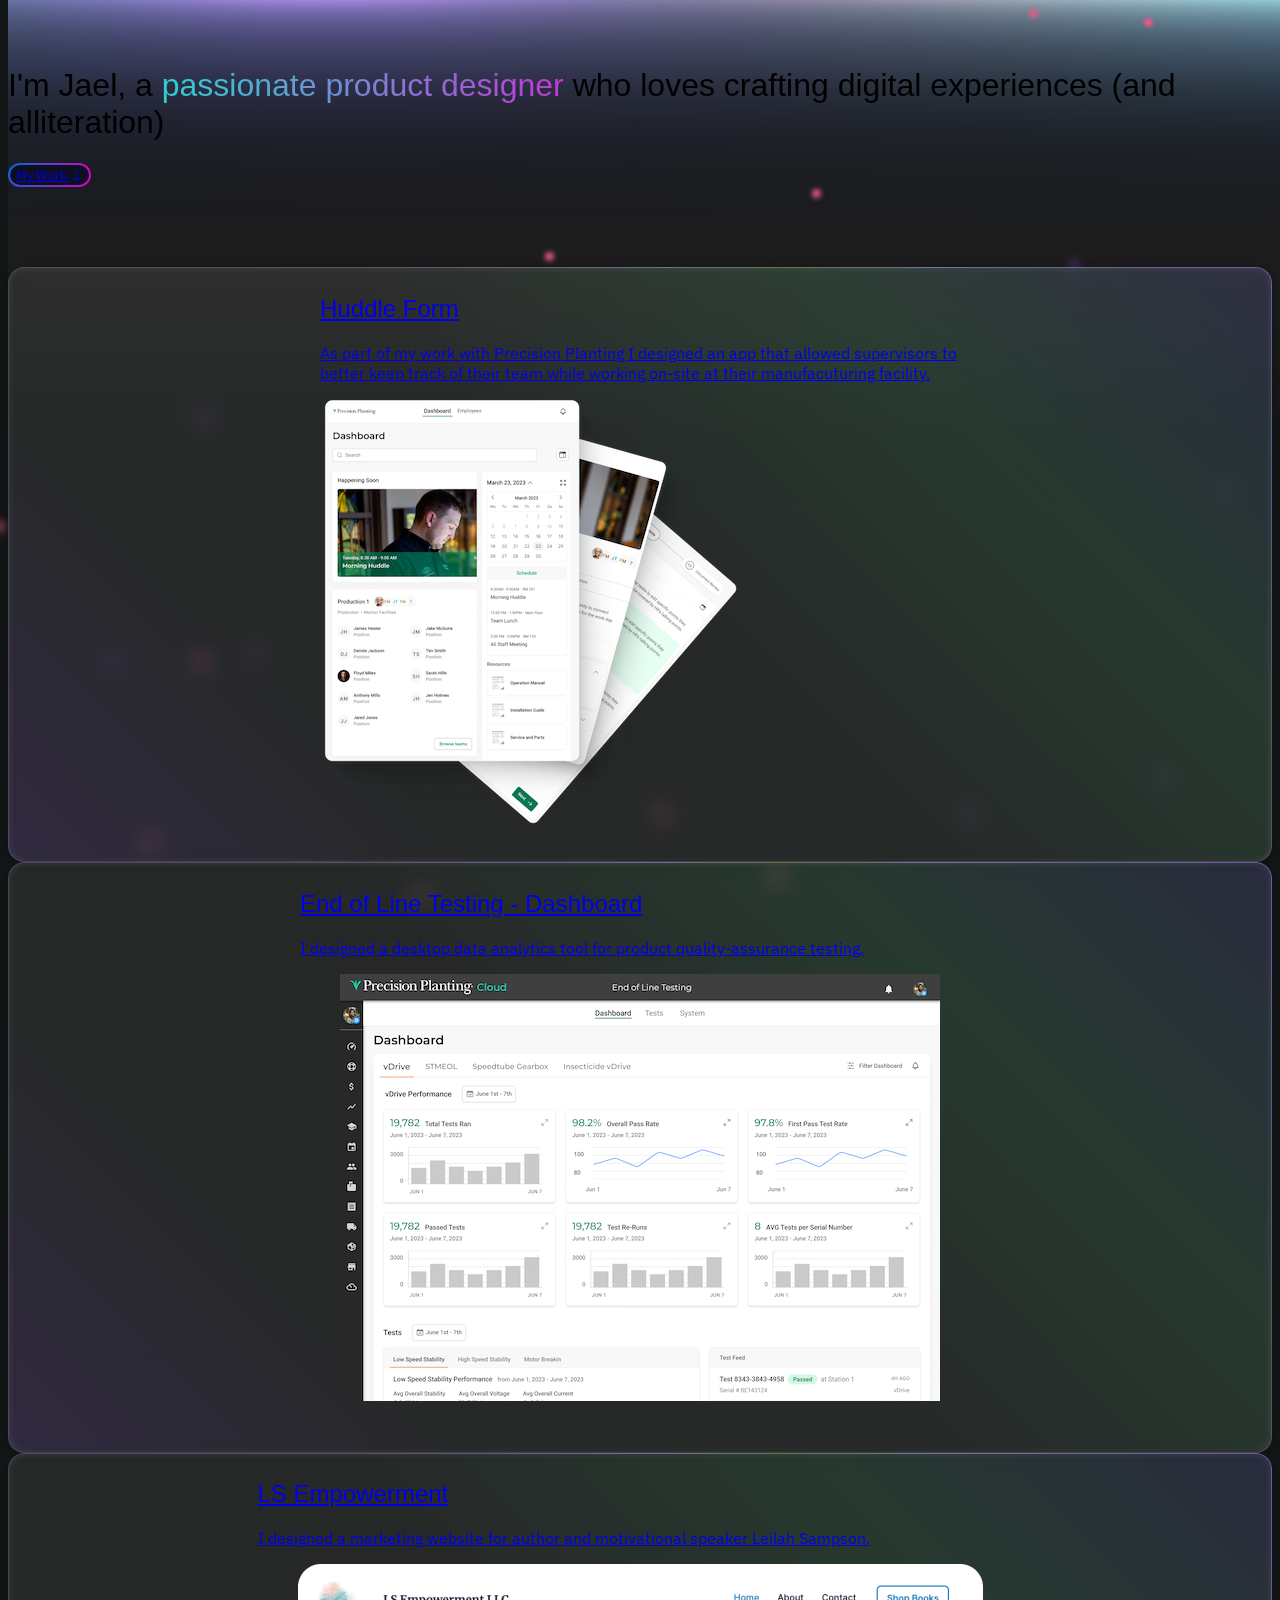
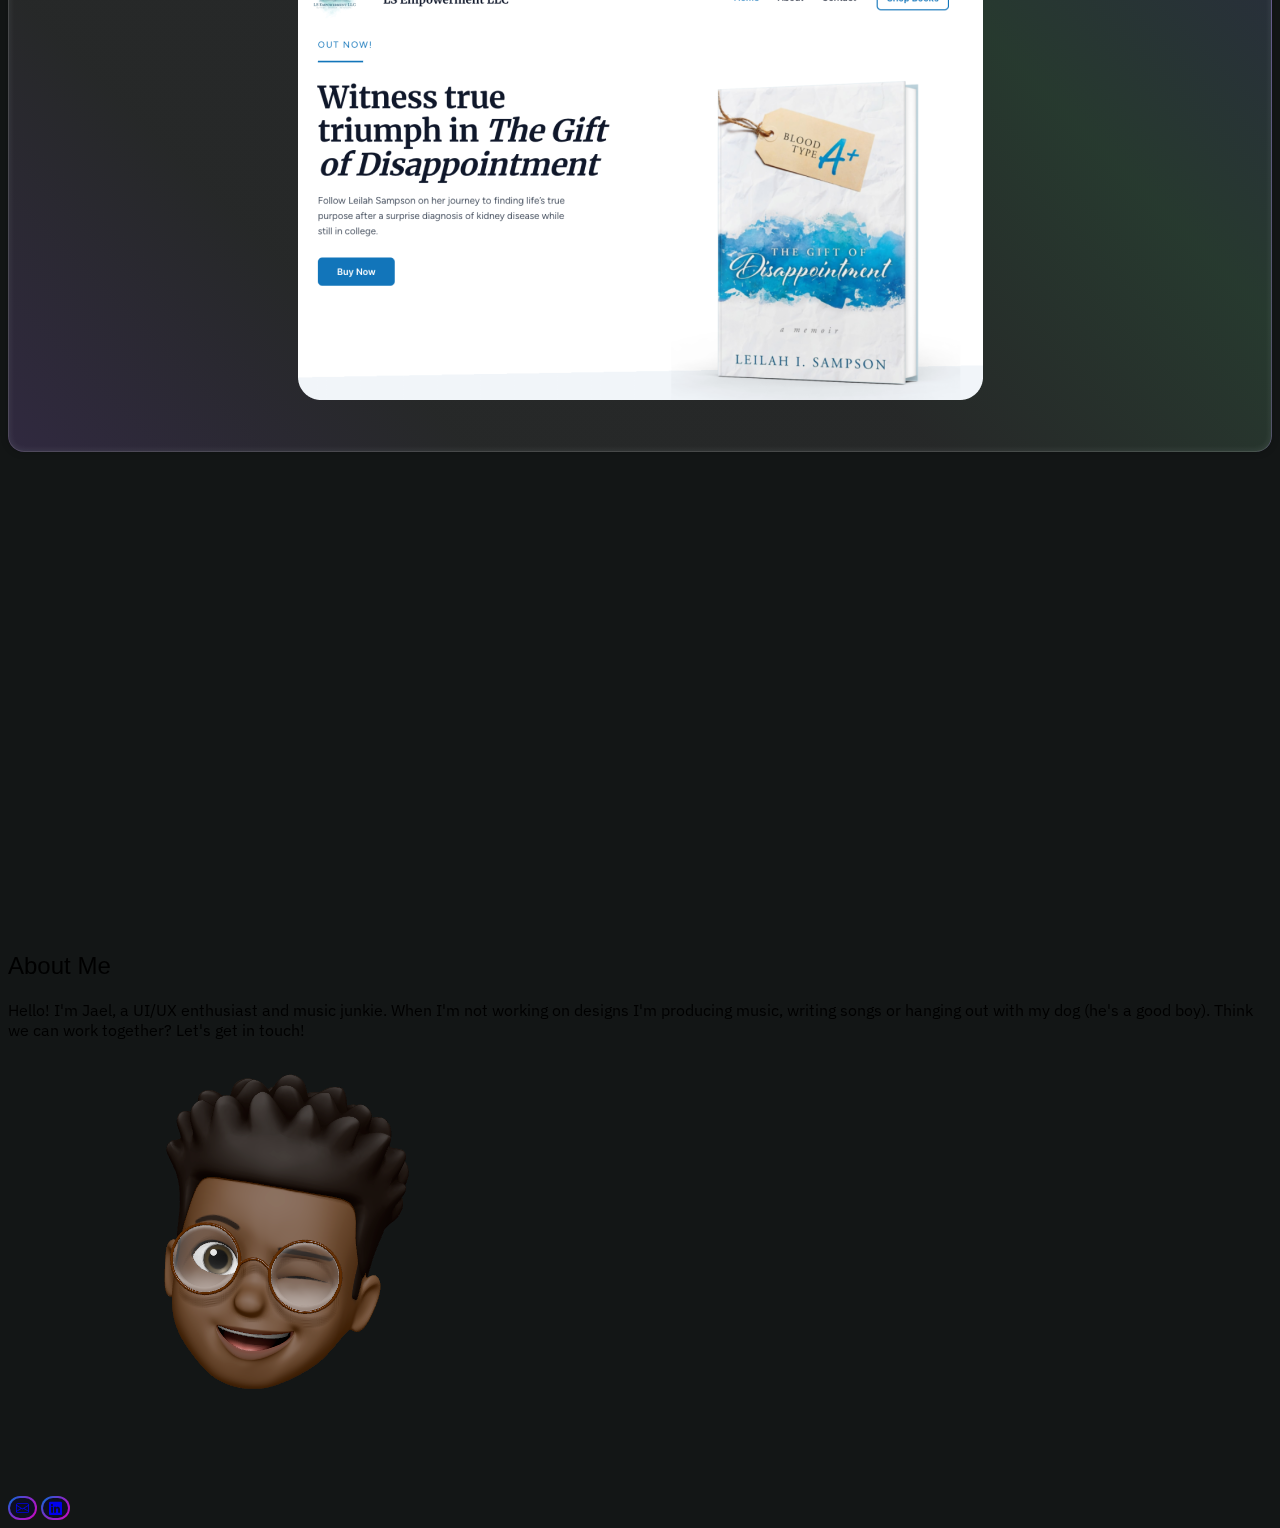
<file: index.html>
<!doctype html>
<html lang="en">
  <head>
    <meta charset="utf-8">
    <meta name="viewport" content="width=device-width, initial-scale=1">
    <title>Jael Oriekaose</title>
    <link href="https://cdn.jsdelivr.net/npm/bootstrap@5.2.3/dist/css/bootstrap.min.css" rel="stylesheet" integrity="sha384-rbsA2VBKQhggwzxH7pPCaAqO46MgnOM80zW1RWuH61DGLwZJEdK2Kadq2F9CUG65" crossorigin="anonymous">
    <link rel="stylesheet" href="https://cdn.jsdelivr.net/npm/bootstrap-icons@1.8.1/font/bootstrap-icons.css">
    <link rel="stylesheet" type="text/css" href="style.css">
    <link rel="preconnect" href="https://fonts.googleapis.com">
    <link rel="preconnect" href="https://fonts.gstatic.com" crossorigin>
    <link href="https://fonts.googleapis.com/css2?family=IBM+Plex+Sans:wght@100;200;300;400;500;600;700&display=swap" rel="stylesheet">
    <link href="https://fonts.googleapis.com/css2?family=Fira+Sans:wght@100;200;300;400;500;600;700&display=swap" rel="stylesheet">
    <link href="https://fonts.cdnfonts.com/css/euclid-circular-a" rel="stylesheet">
    <script src="wave.js" type="module"></script>
  </head>
  <body class="bg-black-1">
     <!-- Canvas -->  
     <canvas id="canvas" class="z-index-high" width="1400" height="400"></canvas>
     <div class="transition-gradient"></div>
     <!-- Nav -->  
  <div class="row justify-content-center">
  <div class="col">
  <div class="container-lg col">
    <nav class="navbar navbar-expand-lg " style="z-index: 1000;">
      <div class="container-fluid mt-2">
        <a class="navbar-brand text-light visually-hidden" href="#">Jael Oriekaose</a>
        <button class="navbar-toggler" type="button" data-bs-toggle="collapse" data-bs-target="#navbarNavAltMarkup" aria-controls="navbarNavAltMarkup" aria-expanded="false" aria-label="Toggle navigation">
          <span class="navbar-toggler-icon"></span>
        </button>
        <div class="collapse navbar-collapse " id="navbarNavAltMarkup">
          <div class="navbar-nav ms-auto ">
            <a class="nav-link text-light content-font" href="#projects">Work</a>
            <a class="nav-link text-light content-font" href="#about">About</a>
            <a class="nav-link text-light  content-font" href="mailto:&#109;a&#105;l&#116;&#111;:&#106;&#97;&#101;&#108;&#46;&#111;&#114;&#105;&#101;&#107;&#97;&#111;&#115;&#101;&#64;&#103;&#109;&#97;&#105;&#108;&#46;&#99;&#111;&#109;">Contact</a>
          </div>
        </div>
      </div>
    </nav>
   
   
    <!-- Hero -->  
    <div class="container-lg header vh-100 d-flex align-items-center">
       <div class= "container w-100 pb-5 mb-5">
        <h1 class="display-2 text-light d-font ">I'm Jael, a <span class="text-gradient"> passionate product designer</span> who loves crafting digital experiences (and alliteration)</h1>
        <div class="pt-4 mt-5">
          <button type="button" class="btn btn-outline-primary gradient-border btn-lg text-white-50 z-index-high"><a class="text-decoration-none btn-color text-reset content-font" href="#projects">My Work <i class="bi bi-arrow-down"></i></a></button>
       </div>
      </div>
    </div>
    
    </div>
    <div class="spacer"></div>
     <!-- Projects -->  
     <div id="projects" class="container text-light col vh-100 pt-5">
      <div class="container d-flex flex-column justify-content-center align-items-center">
      <!-- Project List-->  
      <div class="container  mb-5 ">
        <a href="huddle-form-case-study.html" class="text-decoration-none text-reset">
          <div class="flex transform-3d item flex align-items-end hero-card mx-auto mt-1 w-100 pt-4" id="hero-card-1">
            <div class="d-flex align-items-center">
              <div class="d-flex justify-content-left pb-5 px-4"> 
                <div style="max-width: 50vw;">
                     <h2 class="text-light d-font display-4">Huddle Form</h2>
                     <p class="text-light fs-5">As part of my work with Precision Planting I designed an app that allowed supervisors to better keep track of their team while working on-site at their manufacuturing facility.</p>
                </div>
               </div>
               <img src="huddle_splash1.png" alt="Dashboard of Huddle Form App" class="rounded float-end img-fluid" >
            </div>
        </div>
        </a>
      </div>
      <div class="container  mb-5 ">
        <a href="EOL-testing-case-study.html" class="text-decoration-none text-reset">
           <div class="flex transform-3d item flex align-items-end hero-card mx-auto mt-1 w-100 pt-4" id="hero-card-1">
             <div class="d-flex align-items-center">
               <div class="d-flex justify-content-left align-items-center py-5 px-4"> 
                 <div style="max-width: 50vw;">
                      <h2 class="text-light d-font display-4">End of Line Testing - Dashboard</h2>
                      <p class="text-light fs-5">I designed a desktop data analytics tool for product quality-assurance testing.</p>
                 </div>
                 <figure>
                  <img src="Analytics.png" alt="EOL Testing" class="rounded float-end img-fluid" style="min-width: 150px !important;" >
                 </figure>
              </div>
             </div>
         </div>
        </a>
       </div>
       <div class="container  mb-5 ">
        <a href="https://lsempowerment.com/" class="text-decoration-none text-reset" target="_blank">
           <div class="flex transform-3d item flex align-items-end hero-card mx-auto mt-1 w-100 pt-4" id="hero-card-1">
             <div class="d-flex align-items-center">
               <div class="d-flex justify-content-left align-items-center py-5 px-4"> 
                 <div style="max-width: 50vw;">
                      <h2 class="text-light d-font display-4">LS Empowerment </h2>
                      <p class="text-light fs-5">I designed a marketing website for author and motivational speaker Leilah Sampson.</p>
                 </div>
                 <figure>
                  <img src="LeilahWebsite.png" alt="EOL Testing" class="rounded  w-75 float-end img-fluid" style="min-width: 150px !important;" >
                 </figure>
              </div>
             </div>
         </div>
        </a>
       </div>
     
    </div>
    </div>

    <div class="spacer"></div>
    <div class="spacer"></div>
    <div class="spacer"></div>
    <div class="spacer"></div>
    <div class="spacer"></div>
    <div class="spacer"></div>

<!-- About-->  
    <div class="container z-index-high vh-100" id="about">
      <div class="row ps-5">
       <div class="col d-flex align-items-center justify-content-end ">
          <div class="pe-5">
            <h2 class="text-light display-4 d-font text-width-base">About Me</h2>
            <p class="text-light fs-4"> Hello! I'm Jael, a UI/UX enthusiast and music junkie. When I'm not working on designs I'm producing music, writing songs or hanging out with my dog (he's a good boy). Think we can work together? Let's get in touch!</p>
           </div>
       </div>
        <figure class="col">
         <img src="emoji_2.png" alt="cartoon image of Jael" class="img-fluid" style="min-width: 150px !important;">
        </figure>
        <div class="pt-2"> 
            <button type="button" class="btn btn-outline-primary gradient-border btn-lg text-white-50 z-index-high me-2"><a class="text-decoration-none btn-color text-reset content-font" href="mailto:&#109;a&#105;l&#116;&#111;:&#106;&#97;&#101;&#108;&#46;&#111;&#114;&#105;&#101;&#107;&#97;&#111;&#115;&#101;&#64;&#103;&#109;&#97;&#105;&#108;&#46;&#99;&#111;&#109;"><i class="bi bi-envelope"></i></a></button>
            <button type="button" class="btn btn-outline-primary gradient-border btn-lg text-white-50 z-index-high"><a class="text-decoration-none btn-color text-reset content-font" href="https://www.linkedin.com/in/jael-oriekaose-714649152/"><i class="bi bi-linkedin"></i></a></button>
       </div>
      </div>


    </div>
    </div>
    </div>
  </div>
  </div>
<!-- CSS BG Animation -->
<div class="background">
    <span></span>
    <span></span>
    <span></span>
    <span></span>
    <span></span>
    <span></span>
    <span></span>
    <span></span>
    <span></span>
    <span></span>
    <span></span>
    <span></span>
    <span></span>
    <span></span>
    <span></span>
    <span></span>
    <span></span>
    <span></span>
    <span></span>
    <span></span>
    <span></span>
    <span></span>
    <span></span>
 </div>
</div>
    <script src="https://cdn.jsdelivr.net/npm/bootstrap@5.2.3/dist/js/bootstrap.bundle.min.js" integrity="sha384-kenU1KFdBIe4zVF0s0G1M5b4hcpxyD9F7jL+jjXkk+Q2h455rYXK/7HAuoJl+0I4" crossorigin="anonymous"></script>
    <script src="card.js"></script>
  </body>
</html>
</file>
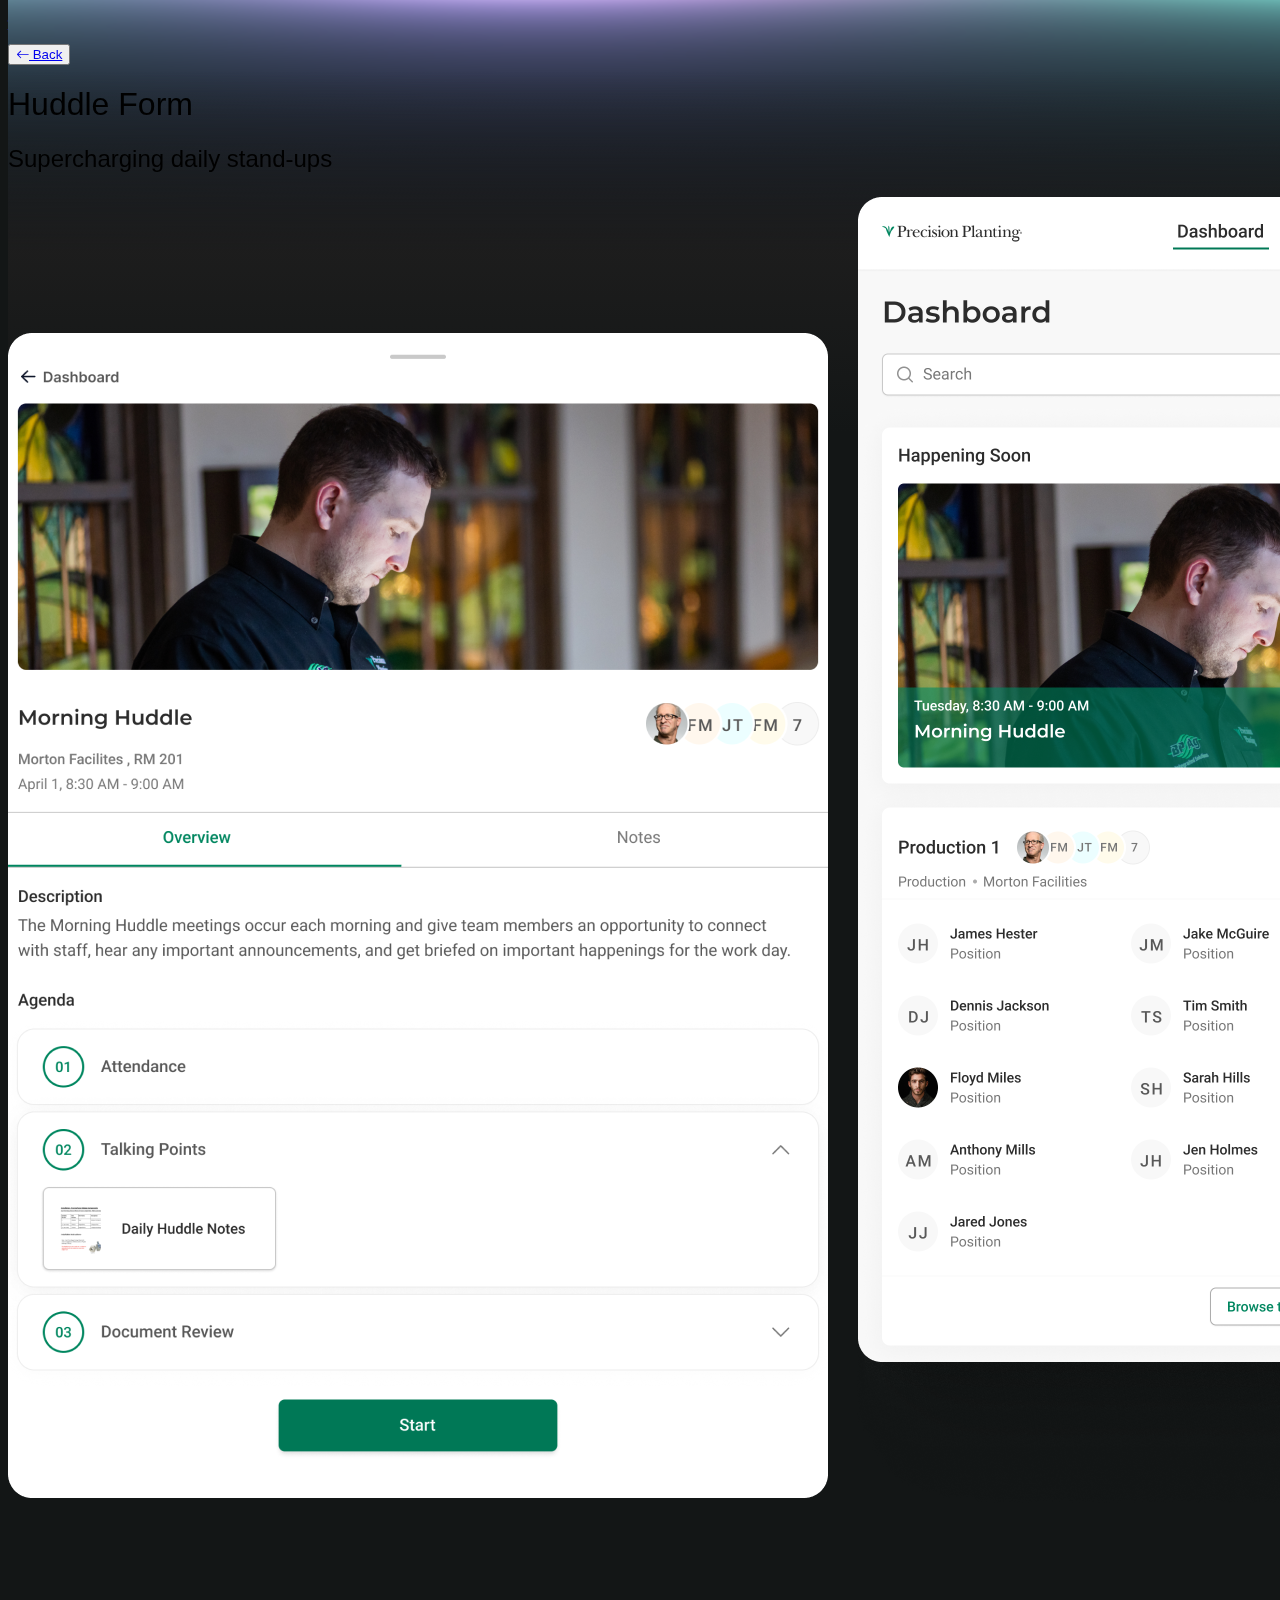
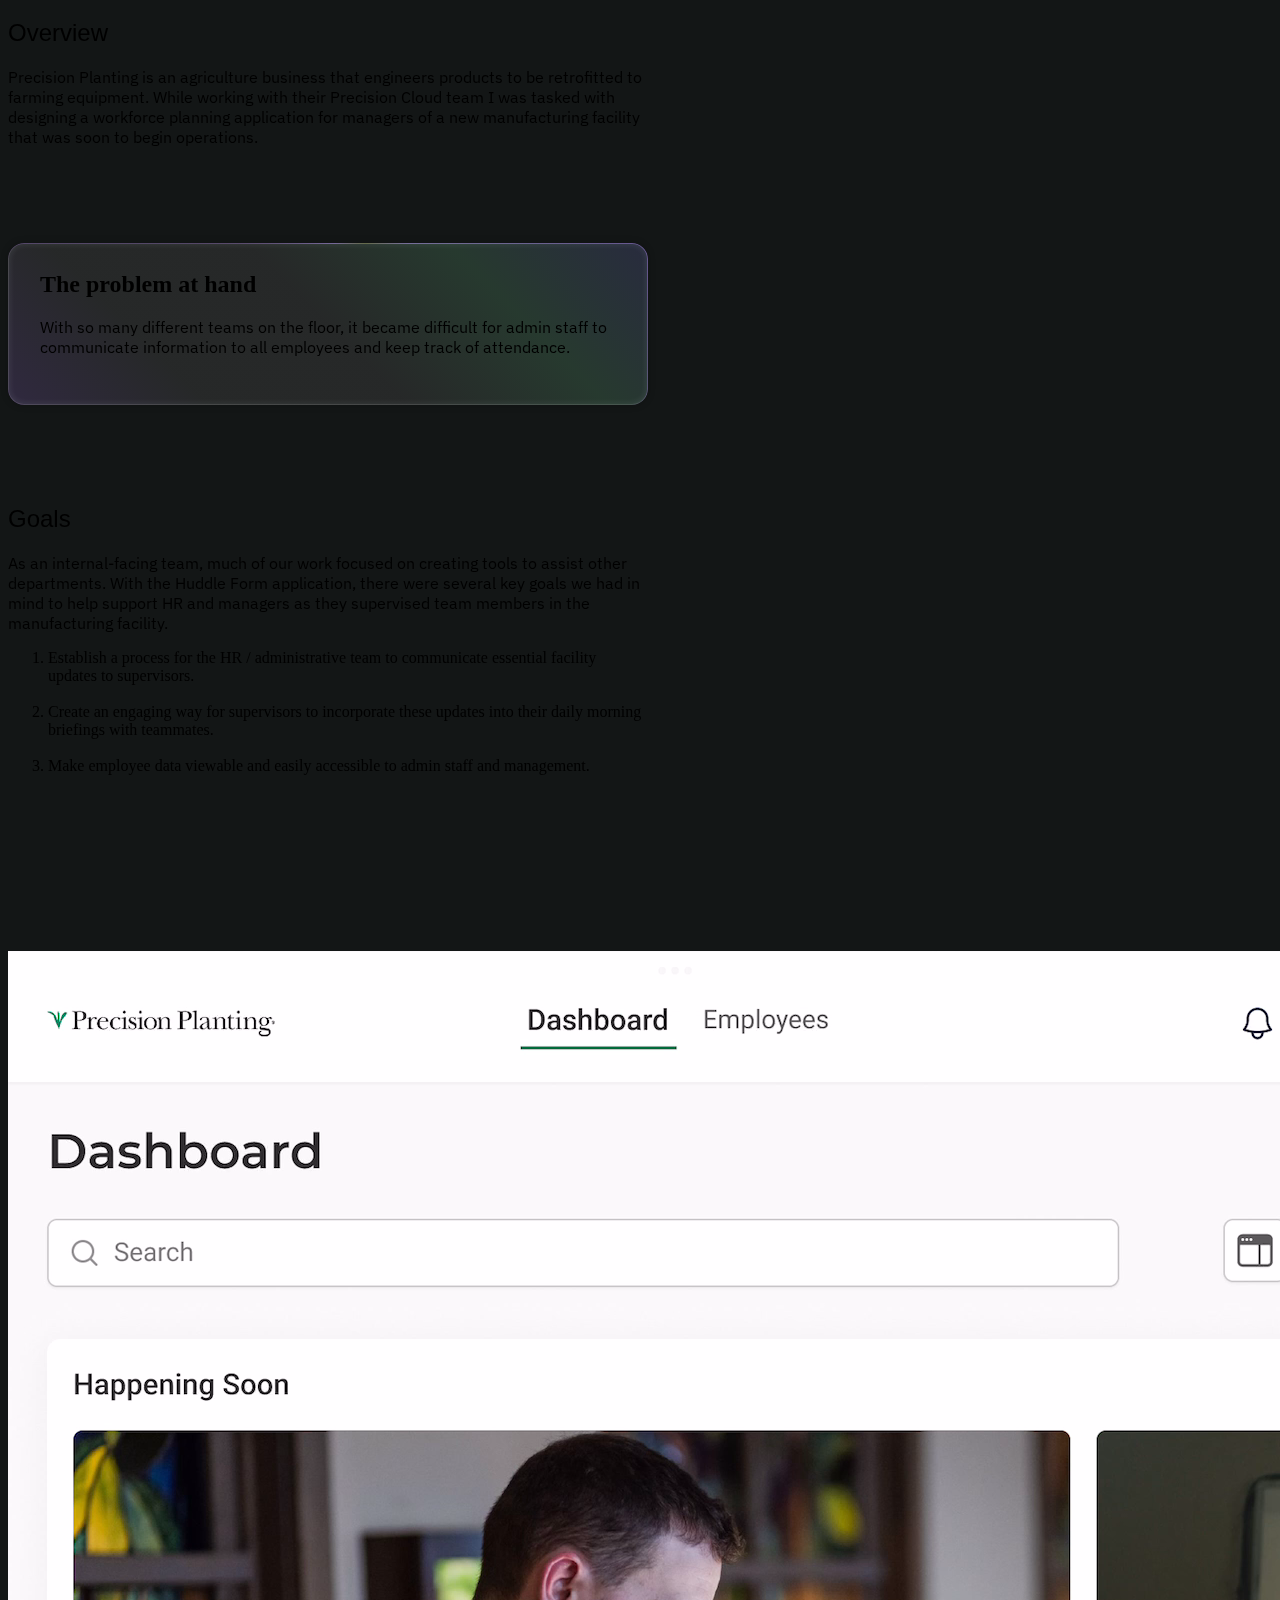
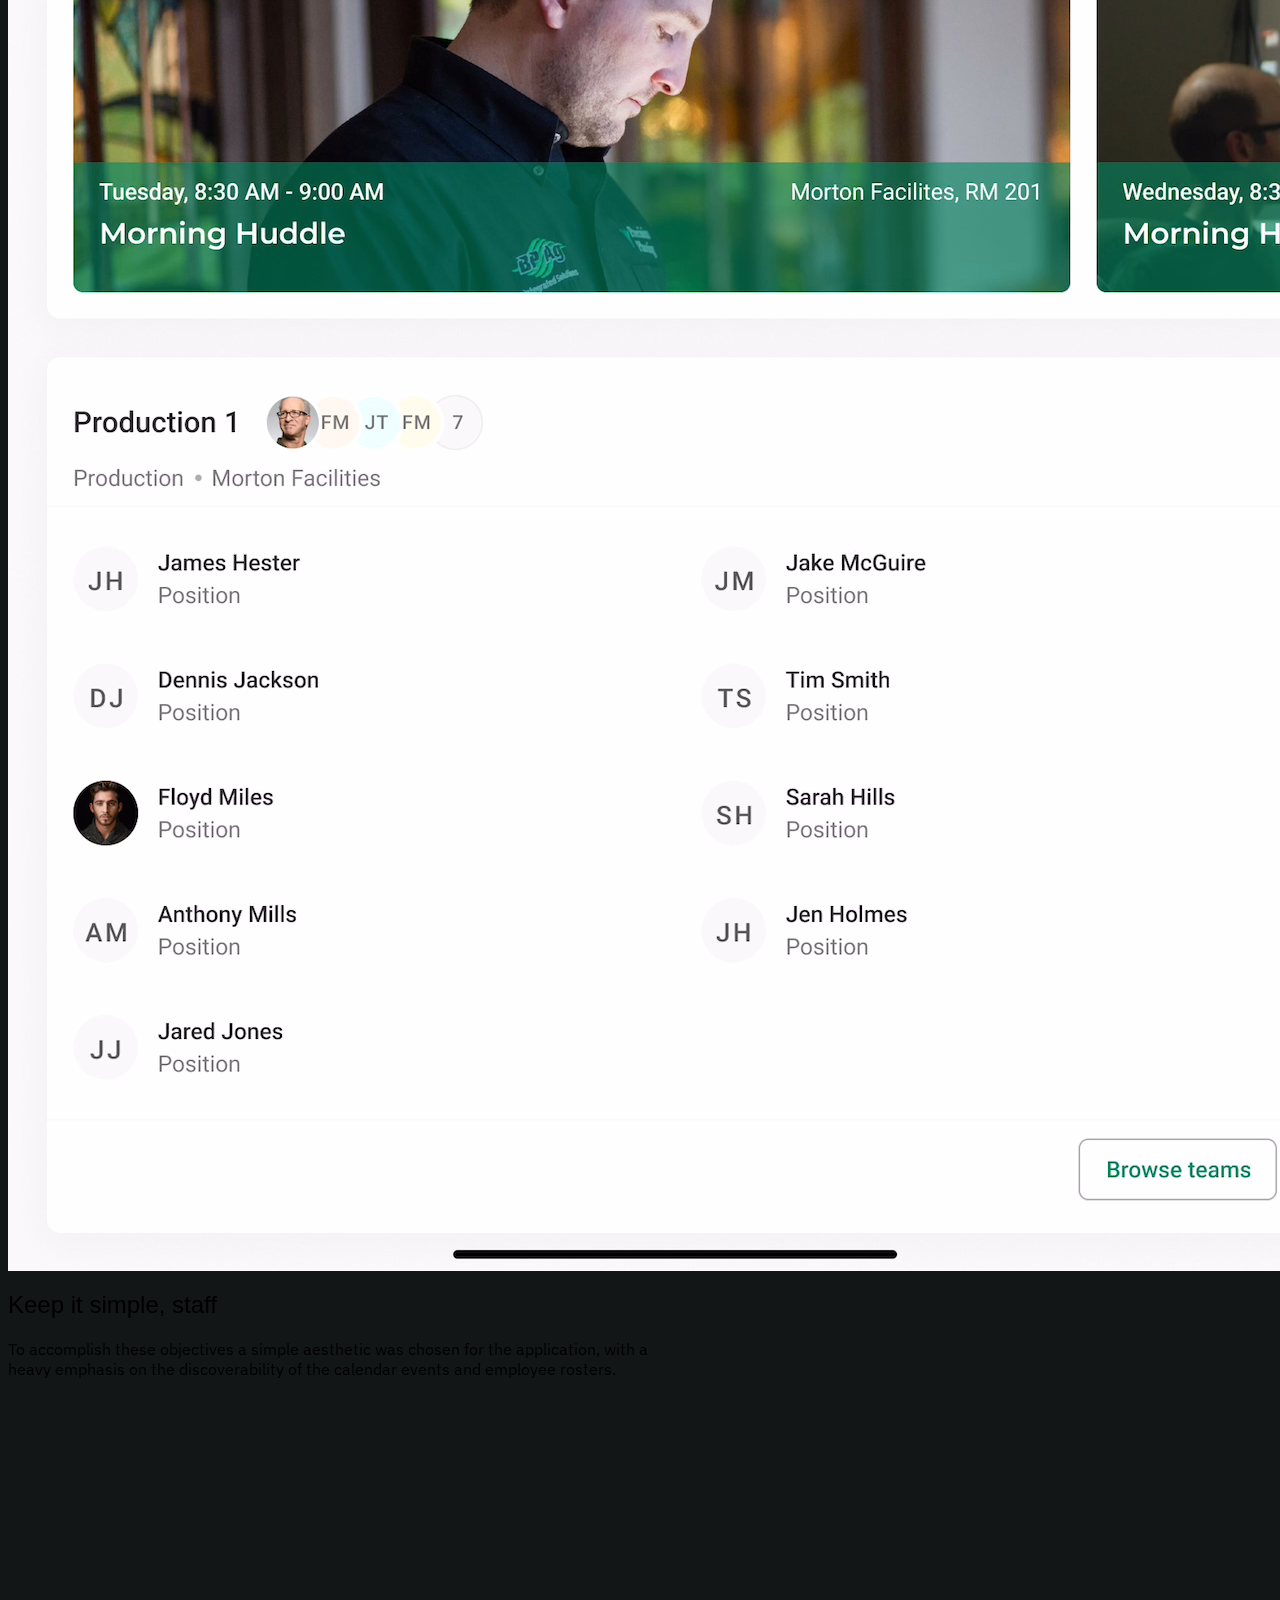
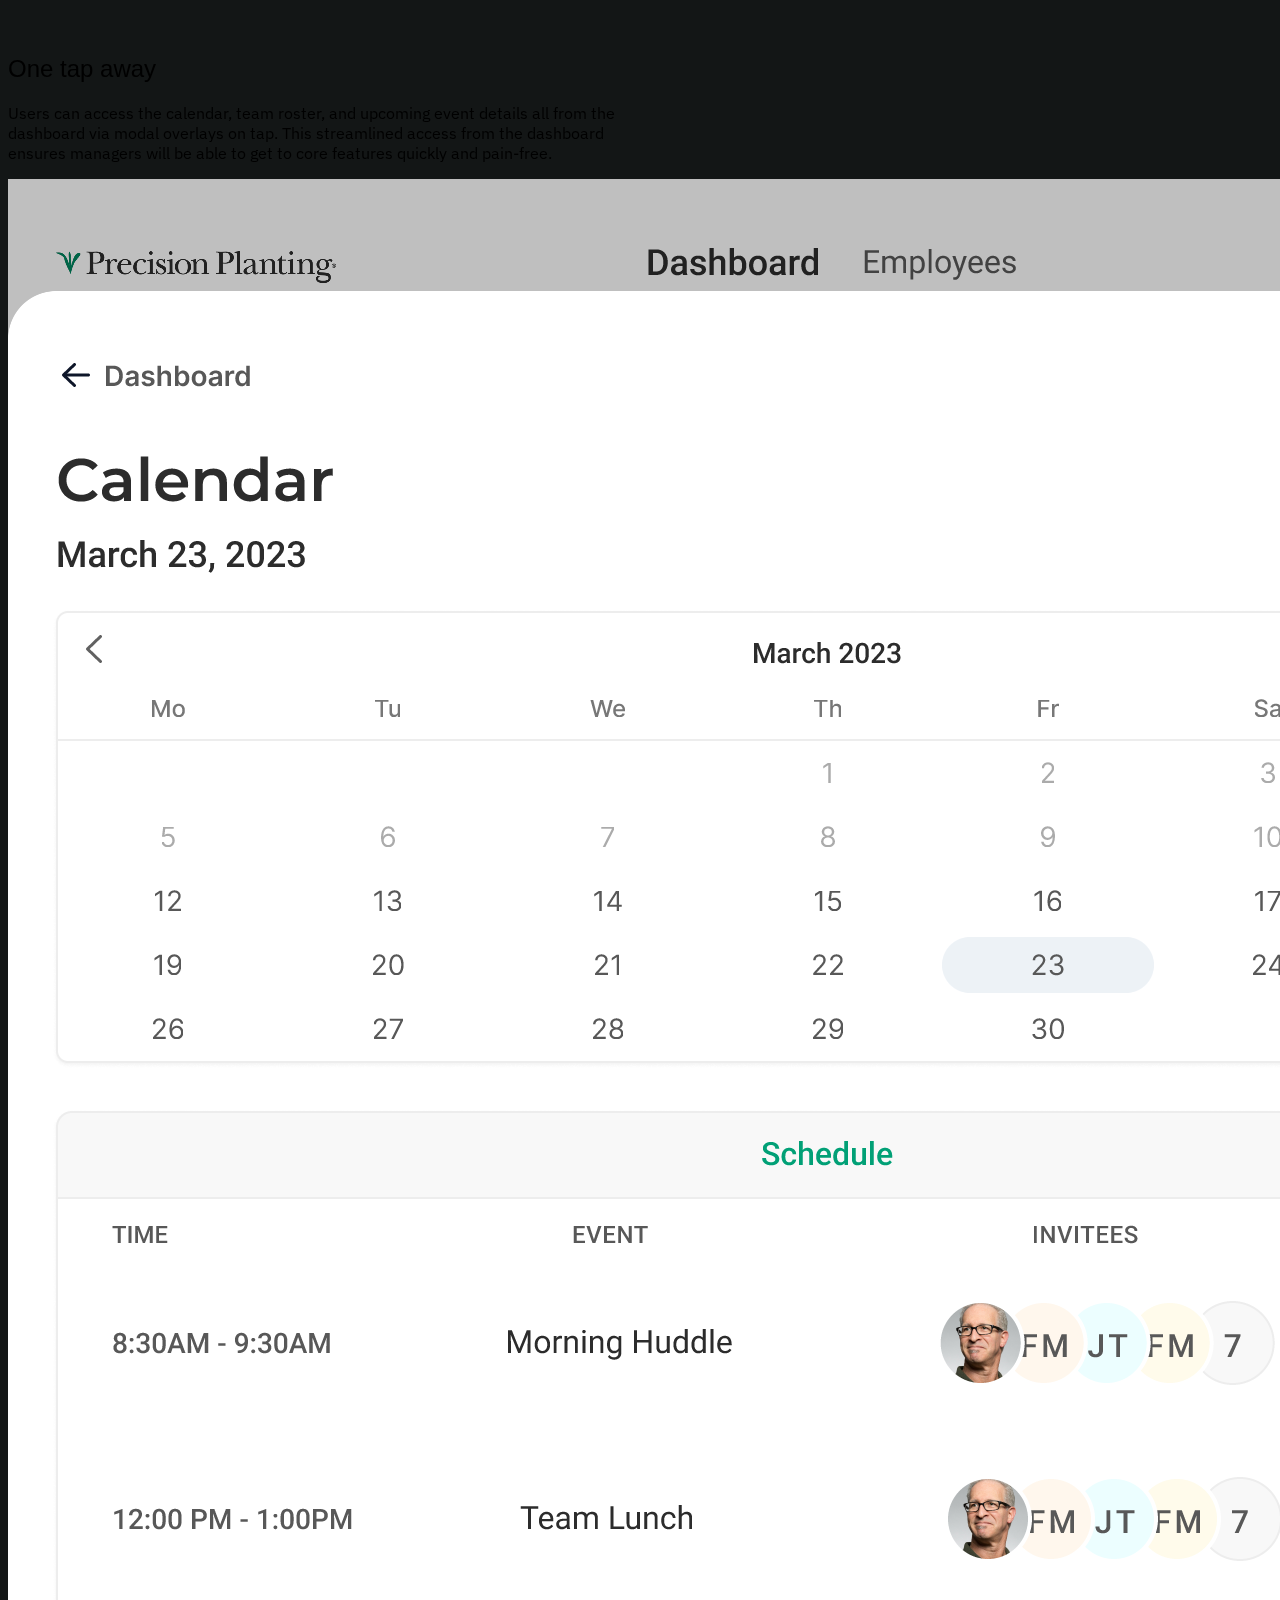
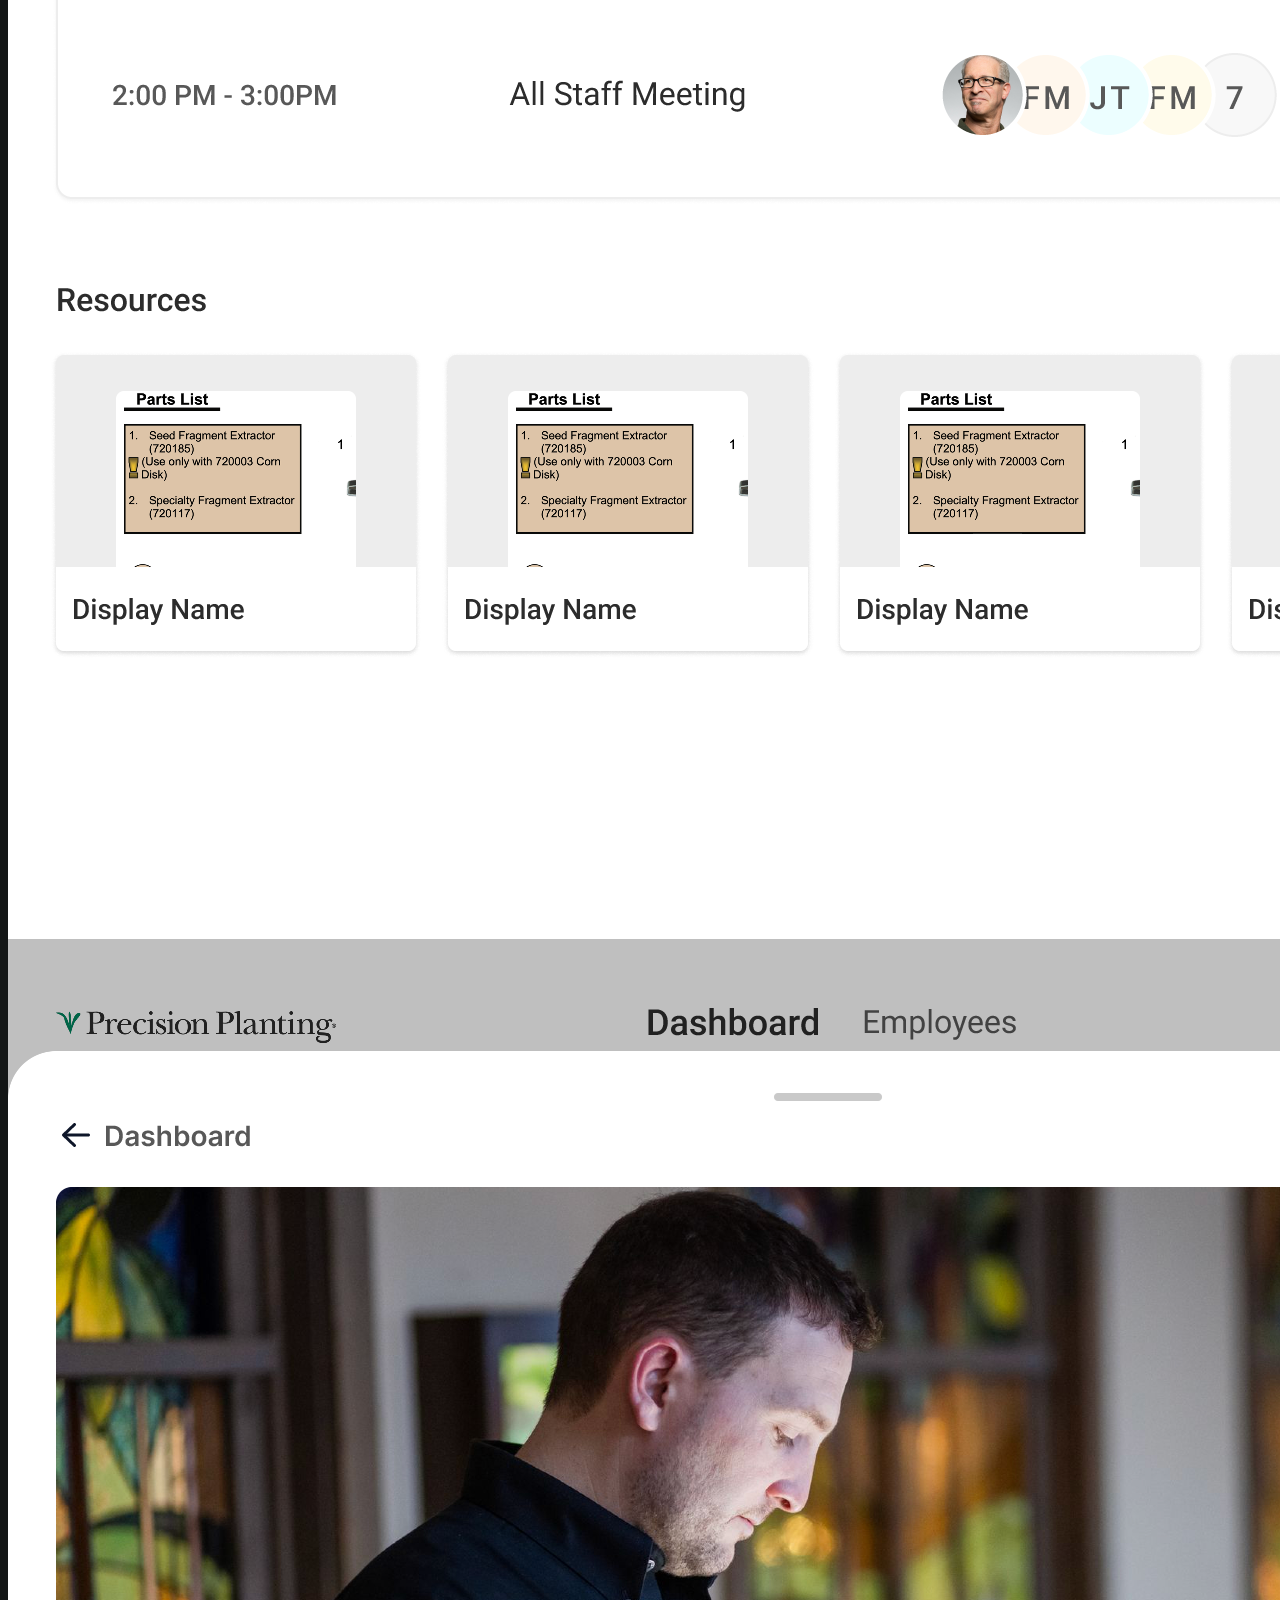
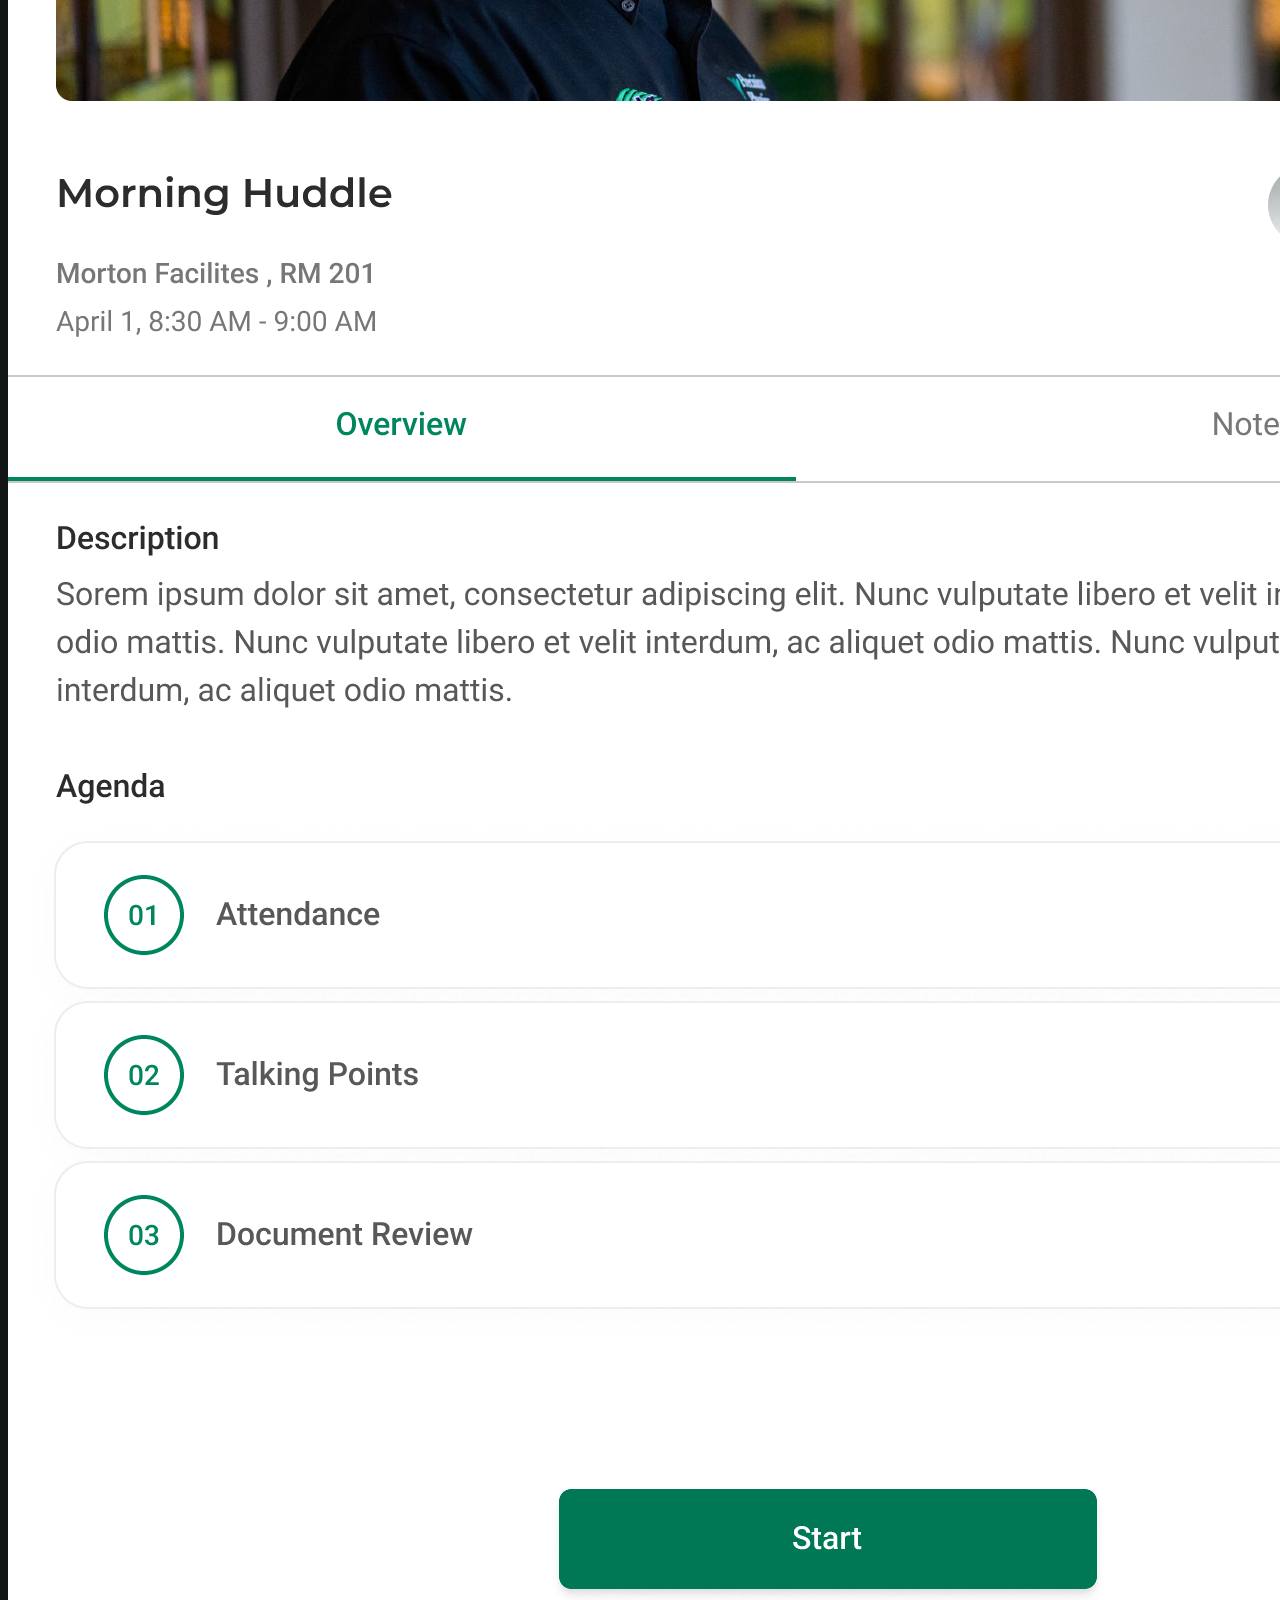
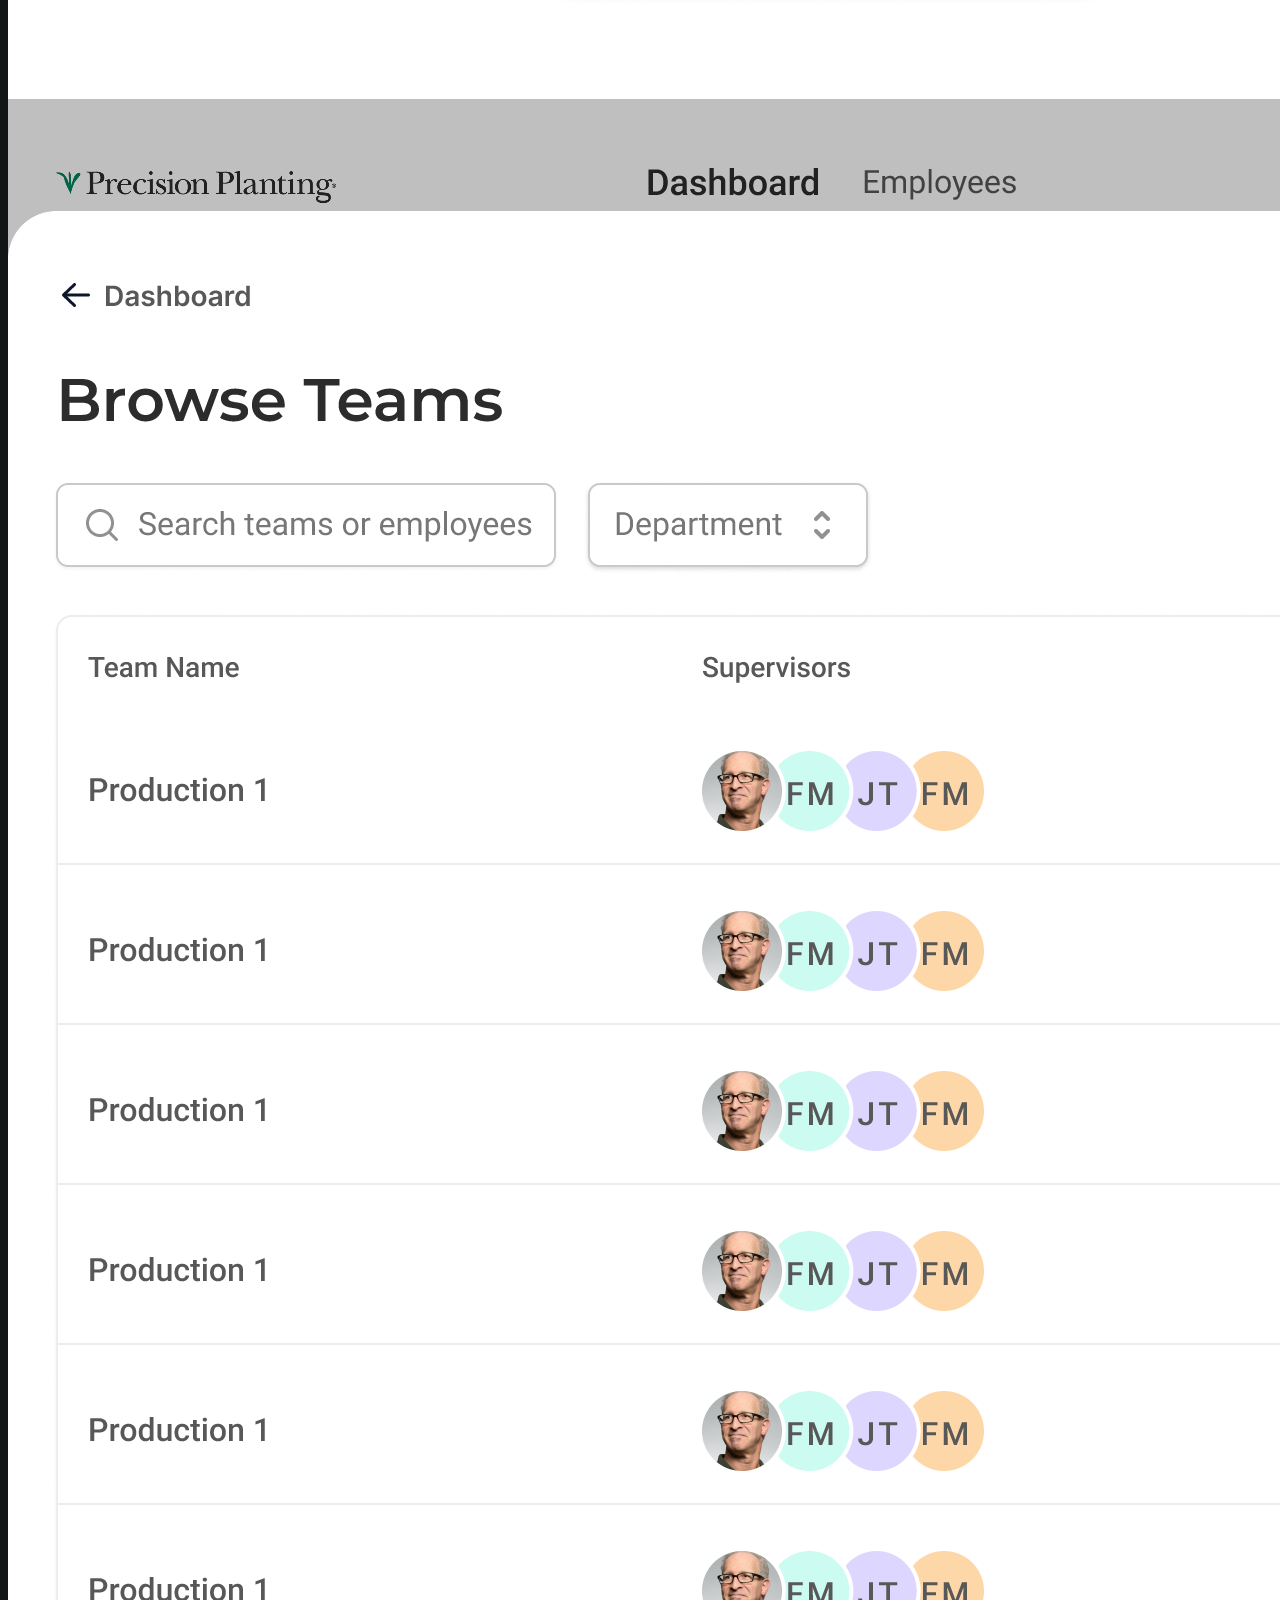
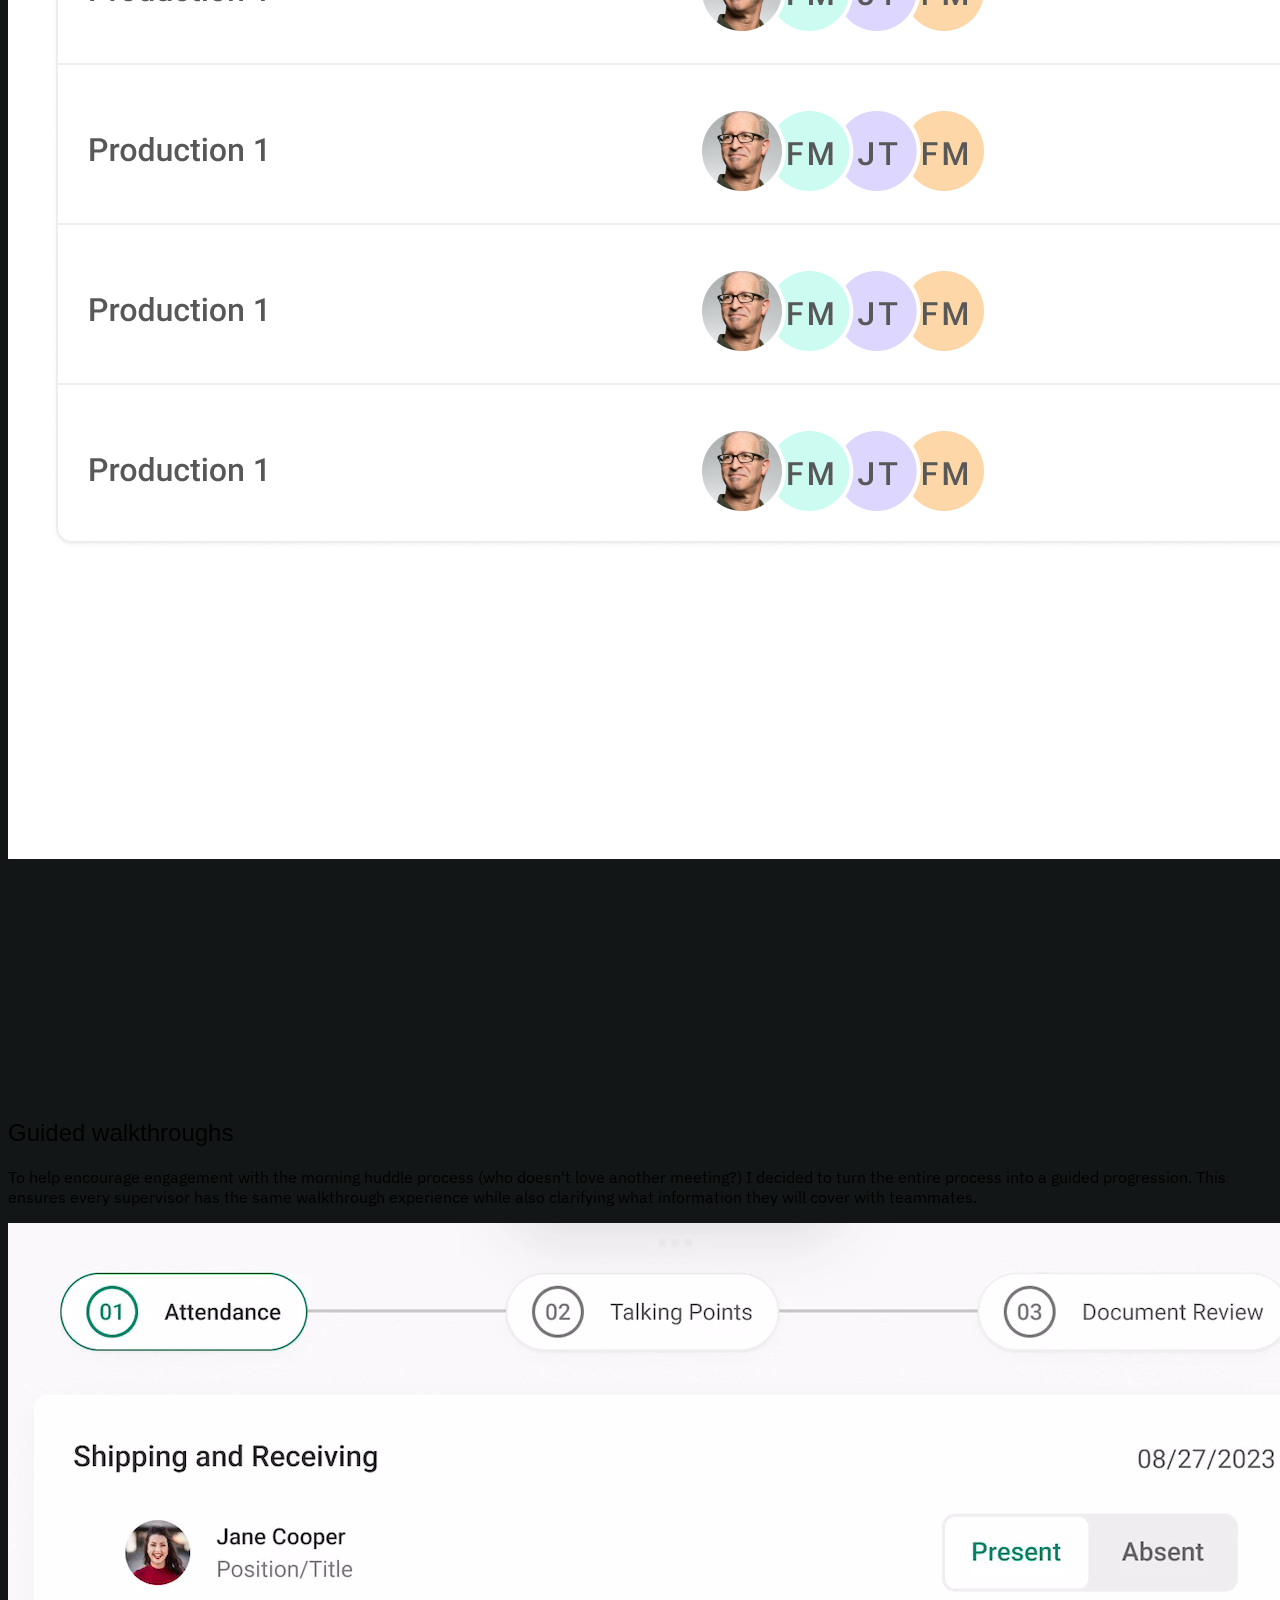
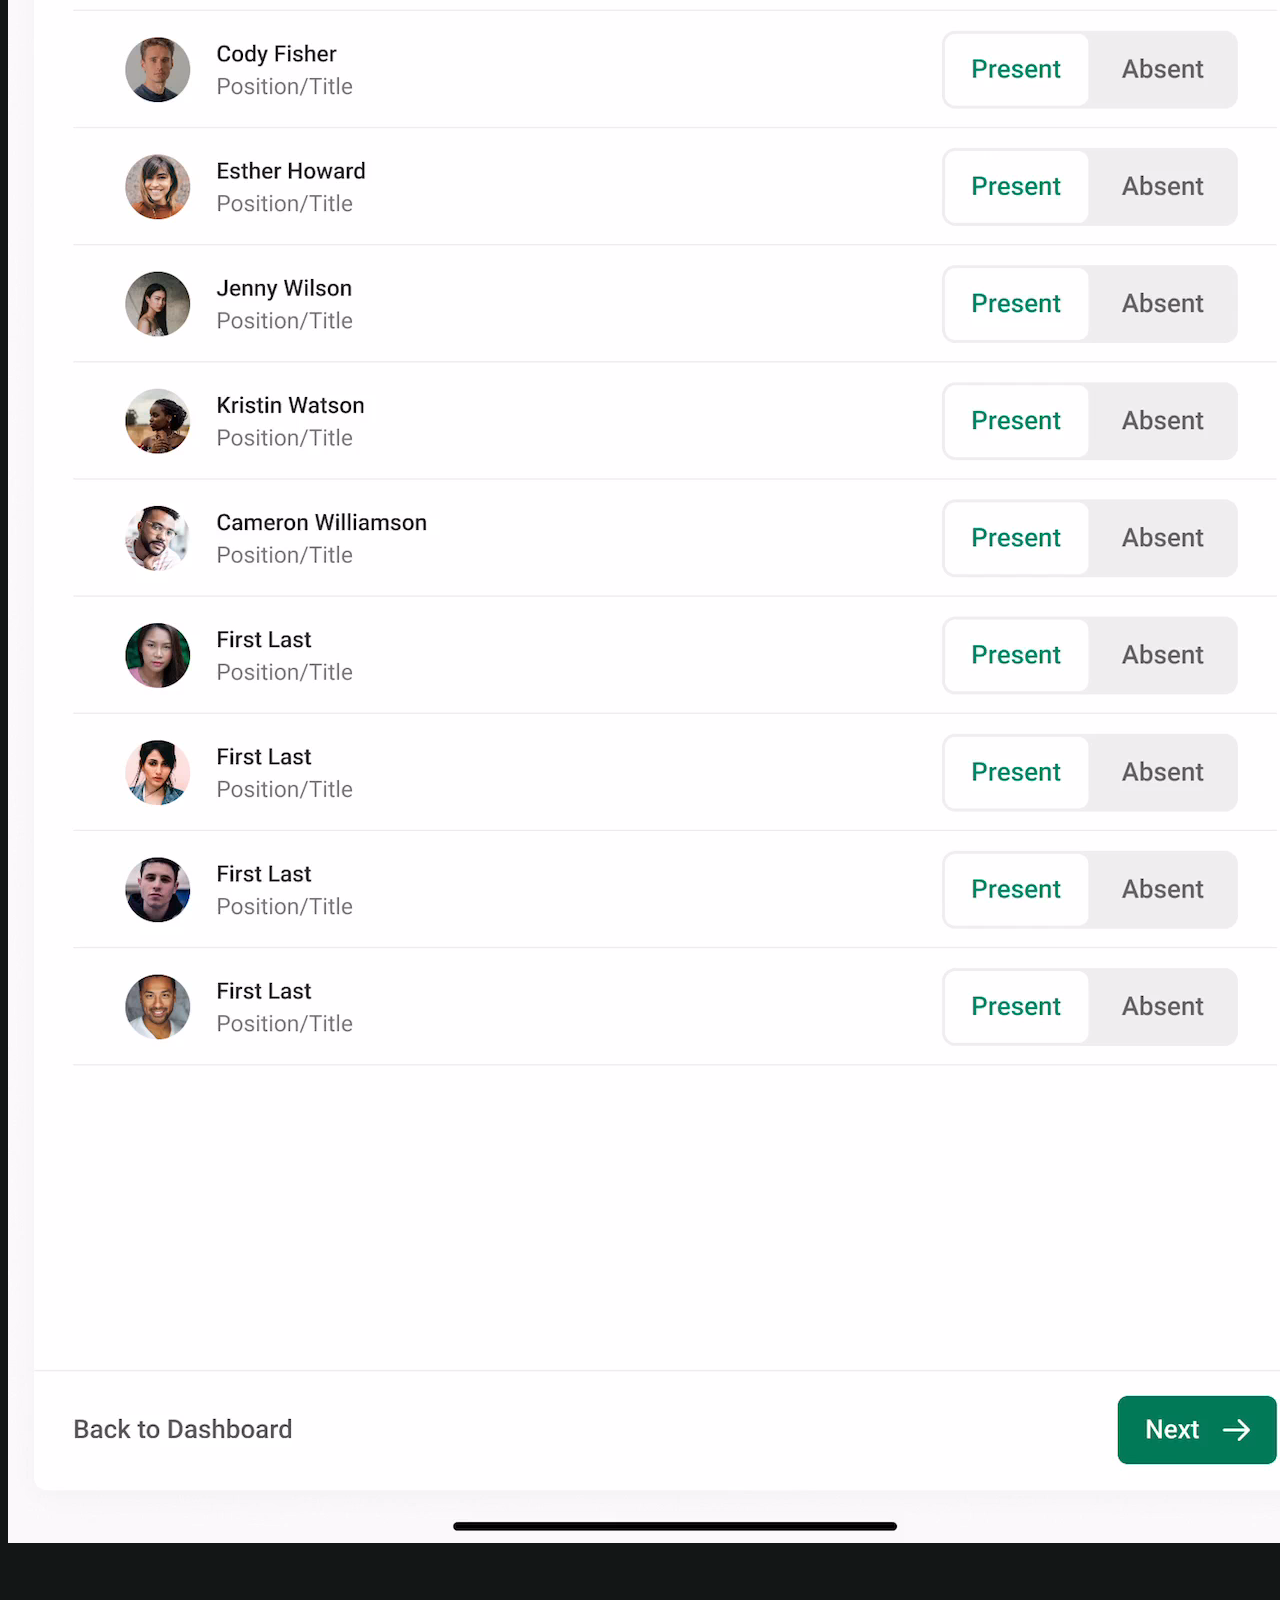
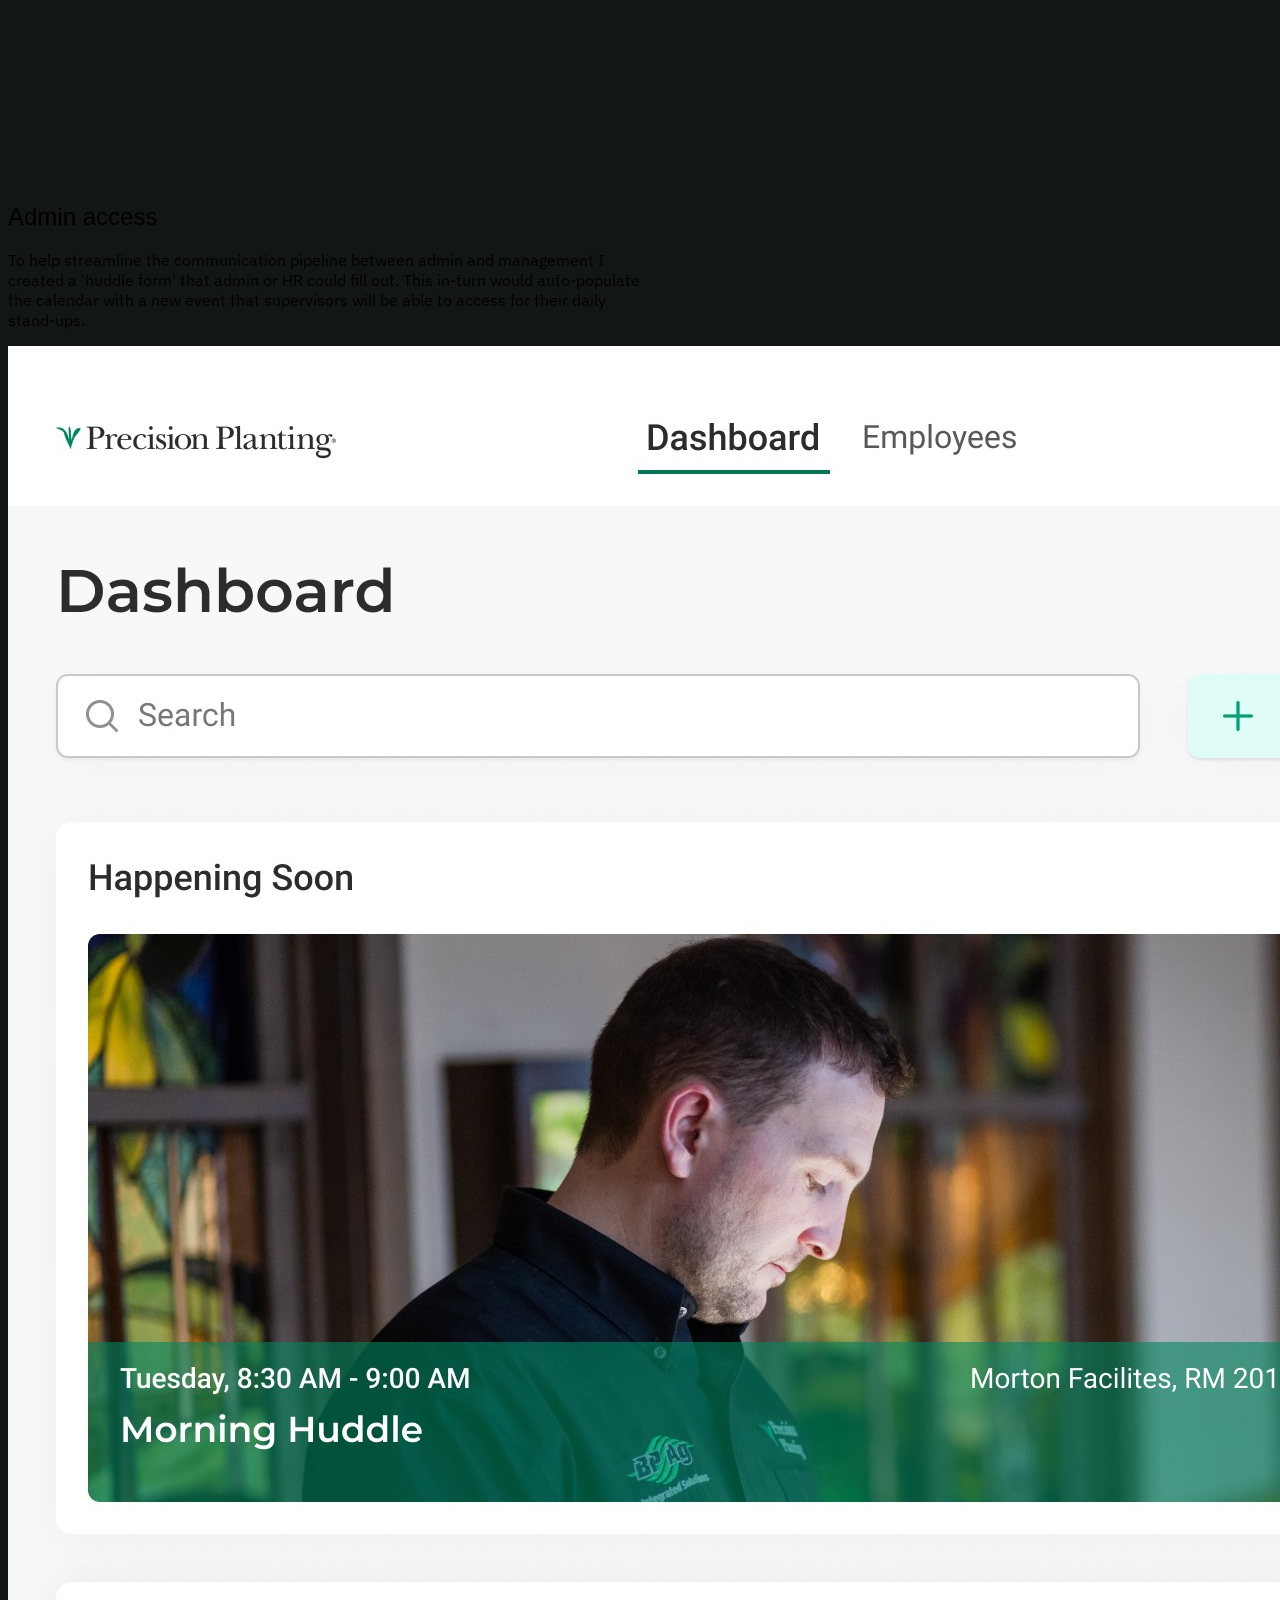
<file: huddle-form-case-study.html>
<html lang="en">
<head>
  <!-- Google tag (gtag.js) -->
  <script async src="https://www.googletagmanager.com/gtag/js?id=G-RPWJNTH9DL"></script>
  <script>
  window.dataLayer = window.dataLayer || [];
  function gtag(){dataLayer.push(arguments);}
  gtag('js', new Date());
  gtag('config', 'G-RPWJNTH9DL');
  </script>
    <meta charset="UTF-8">
    <meta name="viewport" content="width=device-width, initial-scale=1.0">
    <title>Huddle Form Case Study</title>
    <link href="https://cdn.jsdelivr.net/npm/bootstrap@5.2.3/dist/css/bootstrap.min.css" rel="stylesheet" integrity="sha384-rbsA2VBKQhggwzxH7pPCaAqO46MgnOM80zW1RWuH61DGLwZJEdK2Kadq2F9CUG65" crossorigin="anonymous">
    <link rel="stylesheet" href="https://cdn.jsdelivr.net/npm/bootstrap-icons@1.8.1/font/bootstrap-icons.css">
    <link rel="stylesheet" type="text/css" href="style.css">
    <link rel="preconnect" href="https://fonts.googleapis.com">
    <link rel="preconnect" href="https://fonts.gstatic.com" crossorigin>
    <link href="https://fonts.googleapis.com/css2?family=IBM+Plex+Sans:wght@100;200;300;400;500;600;700&display=swap" rel="stylesheet">
    <link href="https://fonts.googleapis.com/css2?family=Fira+Sans:wght@100;200;300;400;500;600;700&display=swap" rel="stylesheet">
    <link href="https://fonts.cdnfonts.com/css/euclid-circular-a" rel="stylesheet">
    <script src="wave.js" type="module"></script>
</head>
<body class="bg-black-1">
 <!-- Canvas -->  
 <canvas id="canvas" class="" width="1400" height="400"></canvas>
 <div class="transition-gradient"></div>

<div class="row justify-content-center">
 <div class="col">
    <div class="container-lg col">
        <!-- Nav -->  
          <nav class="navbar navbar-expand-lg">
              <div class="container-fluid mt-2 " style="z-index: 1000;">
                <a class="navbar-brand text-light visually-hidden" href="#">Jael Oriekaose</a>
                <button class="navbar-toggler" type="button" data-bs-toggle="collapse" data-bs-target="#navbarNavAltMarkup" aria-controls="navbarNavAltMarkup" aria-expanded="false" aria-label="Toggle navigation">
                  <span class="navbar-toggler-icon"></span>
                </button>
                <div class="collapse navbar-collapse" id="navbarNavAltMarkup">
                  <div class="navbar-nav ms-auto">
                    <a class="nav-link active text-light" aria-current="page" href="index.html#projects">Work</a>
                    <a class="nav-link text-white-50" href="#">About</a>
                    <a class="nav-link text-white-50">Contact</a>
                  </div>
                </div>
              </div>
            </nav>
     </div>
     <!-- Hero -->  
    <div class="container pt-4">
     <div class="container-lg header">
        <button type="button" class="btn btn-link text-decoration-none text-white-50"><a href="index.html" class="text-decoration-none text-white-50"><i class="bi bi-arrow-left"></i> Back</a></button>
       <div class="container-lg mb-5">
            <h1 class="display-1 text-left text-light w-bold d-font">Huddle Form </h1>
            <h2 class="text-light d-font">Supercharging daily stand-ups</h2>
        </div>
        <div class ="container-lg">
            <img src="Huddle_app_hero.png" alt="List of screenshots of the app" class="img-fluid">
        </div>
    </div>
</div>
    <div class="spacer"></div>
    
    <!-- Overview -->
    <div class="d-flex container-lg overview z-index-high">
        <div class="mx-auto">
            <h2 class="text-light display-4 d-font">Overview</h2>
            <div class="text-width-base">
                <p class="text-light fs-5 p-font"> Precision Planting is an agriculture business that engineers products to be retrofitted to farming equipment. While working with their Precision Cloud team I was tasked with designing a workforce planning application for managers of a new manufacturing facility that was soon to begin operations.</p>
            </div> 
        </div>
    </div>
    <div class="spacer"></div>
    <!-- Problem-->
    <div class="d-flex container-lg overview z-index-high text-width-base">
      <div class="mx-auto">
        <div class="item mt-1 z-index-high pt-5 pb-5" id="hero-card-1">
            <h2 class="text-light ">The problem at hand</h2>
            <p class="text-light fs-5 p-font">With so many different teams on the floor, it became difficult for admin staff to communicate information to all employees and keep track of attendance.</p>
          </div>
      </div>
    </div>
      </div>
    <div class="spacer"></div>
    <!-- Goals-->
    <div class="container-lg overview z-index-high">
        <div class="container-lg">
            <div class="text-width-base mx-auto">
                <h2 class="text-light display-4 d-font">Goals</h2>
            </div>
            <div class="text-width-base mx-auto">
                <p class="text-light fs-5 lh-base p-font"> As an internal-facing team, much of our work focused on creating tools to assist other departments. With the Huddle Form application, there were several key goals we had in mind to help support HR and managers as they supervised team members in the manufacturing facility. </p>
                <ol class="text-light fs-5 lh-base p-font"> 
                    <li>Establish a process for the HR / administrative team to communicate essential facility updates to supervisors.</li>
                    <br>
                    <li>Create an engaging way for supervisors to incorporate these updates into their daily morning briefings with teammates.</li>
                    <br>
                    <li>Make employee data viewable and easily accessible to admin staff and management.</li>
                </ol>
            </div> 
        </div>
    </div>
    <div class="spacer"></div>
    <div class="spacer"></div>
  <!-- Solution 1-->
  <div class="container overview z-index-high">
   <div class="row px-5">
    <div class="col  d-flex justify-content-end ps-5">
        <video src="Dashboard_HR.mp4" class="object-fit-contain w-75 px-5 " autoplay muted loop></video>
    </div>
    <div class="col d-flex  align-items-center">
        <div class="pe-5">
         <h2 class="text-light display-4 d-font">Keep it simple, staff</h2>
         <p class="text-light fs-5 text-width-base w-75"> To accomplish these objectives a simple aesthetic was chosen for the application, with a heavy emphasis on the discoverability of the calendar events and employee rosters.</p>
        </div>
    </div>
   </div>
 </div>
 <div class="spacer"></div>
 <div class="spacer"></div>
 <div class="spacer"></div>
 <!-- Solution 2-->
 <div class="container-lg overview z-index-high mb-5">
    <div class="container-lg">
        <div class="text-width-base mx-auto">
            <h2 class="text-light display-4 d-font">One tap away</h2>
        </div>
        <div class="text-width-base mx-auto">
            <p class="text-light fs-5 lh-base"> Users can access the calendar, team roster, and upcoming event details all from the dashboard via modal overlays on tap. This streamlined access from the dashboard ensures managers will be able to get to core features quickly and pain-free. </p>
        </div> 
    </div>
</div>
 <div class="container overview z-index-high">
    <div class="row px-5">
     <div class="col  d-flex justify-content-end ps-5">
        <img src="calendar.png" alt="List of calendar events" class="img-fluid">
     </div>
     <div class="col d-flex  px-5">
         <div>
            <img src="huddle_overlay.png" alt="List of calendar events" class="img-fluid">
         </div>
     </div>
     <div class="col d-flex  align-items-center pe-5">
        <div>
            <img src="team_roster.png" alt="List of calendar events" class="img-fluid">
        </div>
    </div>
    </div>
  </div>

  <div class="spacer"></div>
  <div class="spacer"></div>
  <div class="spacer"></div>
  
   <!-- Solution 3-->
  <div class="container overview z-index-high">
    <div class="row ps-1">
     <div class="col d-flex align-items-center justify-content-end ">
        <div class="w-75 pe-5">
          <h2 class="text-light display-4 d-font text-width-base">Guided walkthroughs</h2>
          <p class="text-light fs-5"> To help encourage engagement with the morning huddle process (who doesn't love another meeting?) I decided to turn the entire process into a guided progression. This ensures every supervisor has the same walkthrough experience while also clarifying what information they will cover with teammates.</p>
         </div>
     </div>
     <div class="col  d-flex justify-content-start ps-4 ">
        <video src="huddle_walkthrough.mp4" class="object-fit-contain w-75 px-5 " autoplay muted loop></video>
    </div>
    </div>
  </div>

  <div class="spacer"></div>
  <div class="spacer"></div>
  <div class="spacer"></div>

  <!-- Solution 4-->
<div class="container-lg overview z-index-high mb-5">
    <div class="container-lg">
        <div class="text-width-base mx-auto">
            <h2 class="text-light display-4 d-font">Admin access</h2>
        </div>
        <div class="text-width-base mx-auto">
            <p class="text-light fs-5 lh-base"> To help streamline the communication pipeline between admin and management I created a 'huddle form' that admin or HR could fill out. This in-turn would auto-populate the calendar with a new event that supervisors will be able to access for their daily stand-ups. </p>
        </div> 
    </div>
</div>
 <div class="d-flex justify-content-center container overview z-index-high">
    <div class="row px-5 w-75">
     <div class="col  d-flex justify-content-end ps-5 mx-5">
        <img src="Dashboard_Admin.jpg" alt="List of calendar events" class="img-fluid ">
     </div>
     <div class="col d-flex  px-5">
         <div>
            <img src="Expanded.png" class="img-fluid">
         </div>
     </div>
    </div>
  </div>

  <div class="spacer"></div>
  <div class="spacer"></div>
  <div class="spacer"></div>
  <!-- Takeaways -->
  <div class="d-flex container-lg overview z-index-high">
    <div class="mx-auto">
        <h2 class="text-light display-4 d-font">Takeaways</h2>
        <div class="text-width-base">
            <p class="text-light fs-5 p-font"> Having a firm grasp of the expectations and requirements throughout the product design experience was essential to this project. From the start, we knew the app would have to manage employee data, give admin staff an easy way to create meeting events for supervisors, and streamline the way that daily meetings are held. Being aware of the needs of the core users of the app allowed me to fine-tune the interaction design of the app to best fit the needs of its users.</p>
        </div> 
    </div>
  </div>
  <div class="spacer"></div>
  <div class="spacer"></div>
  <div class="spacer"></div>
</div>
</div>
 <script src="https://cdn.jsdelivr.net/npm/bootstrap@5.2.3/dist/js/bootstrap.bundle.min.js" integrity="sha384-kenU1KFdBIe4zVF0s0G1M5b4hcpxyD9F7jL+jjXkk+Q2h455rYXK/7HAuoJl+0I4" crossorigin="anonymous"></script>
</body>
</html>
</file>
<file: style.css>
.spacer{
    padding: 40px;
}

.bg-image{
    background-image: url('grid.png');
    background-size: cover;
    
}

h1 h2 h3 h4 h5 {
    font-family: 'IBM Plex Sans', sans-serif!important
}

p {
    font-family: 'IBM Plex Sans', sans-serif !important
}

.content-font{
    font-family: 'IBM Plex Sans', sans-serif !important
}

.d-font {
    font-family: 'Euclid Circular A', sans-serif !important;
    font-weight: 300;
}
.btn-outline-primary:hover{
    color: aliceblue !important;
}

.transition-gradient {
    background-image: linear-gradient(to top, #131616,  rgba(29, 29, 29, 0.99), rgba(29, 29, 29, 0.0));
    position: fixed;
    top: 8%; /* Adjust this value as needed */
    z-index: 10;
    width: 100vw;
    height: 40vh;
    /* border: solid 1px red; */
}

.bg-black-1{
    background-color: #131616;
}


.text-glow {
    box-shadow: 0 0 80px rgb(192 219 255 / 75%), 0 0 32px rgb(65 120 255 / 24%);
  }
  
.text-gradient {
    background: linear-gradient(to right, hsl(180, 63%, 50%), hsl(293, 66%, 53%));
    -webkit-background-clip: text;
    -webkit-text-fill-color: transparent;
  }

.z-index-high{
    z-index: 50;
}

.bg-gradient-1 {
    background: linear-gradient(white, white) padding-box,linear-gradient(to top right, darkblue, #0d6efd,#d86332 ) border-box;
    border-radius: 1em;
    border: 4px solid transparent;
}

.gradient-border {
    color: rgb(var(--text-color));
    border: 2px double transparent;
    background-image: linear-gradient(rgb(13, 14, 33), #0d0e21), radial-gradient(circle at left top, rgb(1, 110, 218), #d900c0);
    background-origin: border-box;
    border-radius: 1em;
    background-clip: padding-box, border-box;
  }

.gradient-border:hover {
    color: rgb(var(--text-color));
    border: 2px double transparent;
    background-image: linear-gradient(rgb(13, 14, 33), #0d0e21), radial-gradient(circle at left top, rgb(1, 110, 218), #d900c0);
    background-origin: border-box;
    border-radius: 1em;
    background-clip: padding-box, border-box;
  }

.dark-mode{
    background-color: #212529 !important;
}

#projects {
    position: relative;
    /* Adjust this value as needed */
    z-index: 50;
  }

.text-width-base{
    width: 50vw;
}
#canvas {
    position: fixed;
    top: -55%; /* Adjust this value as needed */
    z-index: 2;
  }


  
.header {
    position: relative;
    top: 5%; /* Adjust this value as needed */
    z-index: 11;
}

#about{
    position: relative;
    bottom: -10%; /* Adjust this value as needed */
}

.overview {
    position: relative;
}

.rotate {
    transform: rotate(90deg)
}

.canvas-rotated {
    position: absolute;
    left: 90%; /* Adjust this value as needed */
    z-index: 3;
}

@keyframes move {
    100% {
        transform: translate3d(0, 0, 1px) rotate(360deg);
    }
}

.allow-clicks:hover {
    pointer-events: auto
}
.background {

    width: 100vw;
    height: 100vh;
    top: 0;
    left: 0;
    position: fixed;
    overflow: hidden;
    pointer-events: none;
    z-index: 10;
}

.background span {
    width: 1vmin;
    height: 1vmin;
    border-radius: 1vmin;
    backface-visibility: hidden;
    position: absolute;
    animation: move;
    animation-duration: 22;
    animation-timing-function: linear;
    animation-iteration-count: infinite;
    overflow: hidden;
}


.background span:nth-child(0) {
    color: #583C87;
    top: 93%;
    left: 84%;
    animation-duration: 98s;
    animation-delay: -64s;
    transform-origin: -23vw -10vh;
    box-shadow: 2vmin 0 0.3253313679307954vmin currentColor;
    
}
.background span:nth-child(1) {
    color: #583C87;
    top: 46%;
    left: 14%;
    animation-duration: 61s;
    animation-delay: -194s;
    transform-origin: 7vw -6vh;
    box-shadow: 2vmin 0 0.28123864886772343vmin currentColor;
}
.background span:nth-child(2) {
    color: #583C87;
    top: 54%;
    left: 94%;
    animation-duration: 276s;
    animation-delay: -106s;
    transform-origin: 11vw 18vh;
    box-shadow: 2vmin 0 1.09325357826276vmin currentColor;
}
.background span:nth-child(3) {
    color: #E45A84;
    top: 21%;
    left: 62%;
    animation-duration: 136s;
    animation-delay: -202s;
    transform-origin: -9vw 7vh;
    box-shadow: 2vmin 0 0.5800840436452686vmin currentColor;
}
.background span:nth-child(4) {
    color: #E45A84;
    top: 58%;
    left: 1%;
    animation-duration: 65s;
    animation-delay: -197s;
    transform-origin: 3vw -2vh;
    box-shadow: -2vmin 0 1.1046062877037426vmin currentColor;
}
.background span:nth-child(5) {
    color: #583C87;
    top: 86%;
    left: 92%;
    animation-duration: 255s;
    animation-delay: -197s;
    transform-origin: 3vw -12vh;
    box-shadow: -2vmin 0 0.7425616620192439vmin currentColor;
}
.background span:nth-child(6) {
    color: #E45A84;
    top: 75%;
    left: 38%;
    animation-duration: 273s;
    animation-delay: -184s;
    transform-origin: -17vw 14vh;
    box-shadow: 2vmin 0 0.35696637504833517vmin currentColor;
}
.background span:nth-child(7) {
    color: #E45A84;
    top: 73%;
    left: 14%;
    animation-duration: 51s;
    animation-delay: -31s;
    transform-origin: 4vw 25vh;
    box-shadow: 2vmin 0 0.5168210462440115vmin currentColor;
}
.background span:nth-child(8) {
    color: #583C87;
    top: 90%;
    left: 74%;
    animation-duration: 44s;
    animation-delay: -259s;
    transform-origin: 2vw -14vh;
    box-shadow: 2vmin 0 0.6051213597767602vmin currentColor;
}
.background span:nth-child(9) {
    color: #E45A84;
    top: 90%;
    left: 50%;
    animation-duration: 187s;
    animation-delay: -135s;
    transform-origin: 0vw -18vh;
    box-shadow: 2vmin 0 1.0017640138969552vmin currentColor;
}
.background span:nth-child(10) {
    color: #583C87;
    top: 72%;
    left: 21%;
    animation-duration: 158s;
    animation-delay: -75s;
    transform-origin: -23vw -7vh;
    box-shadow: -2vmin 0 1.2119295168754138vmin currentColor;
}
.background span:nth-child(11) {
    color: #E45A84;
    top: 50%;
    left: 46%;
    animation-duration: 269s;
    animation-delay: -106s;
    transform-origin: 16vw 15vh;
    box-shadow: -2vmin 0 1.2443813067193115vmin currentColor;
}
.background span:nth-child(12) {
    color: #E45A84;
    top: 44%;
    left: 100%;
    animation-duration: 152s;
    animation-delay: -125s;
    transform-origin: 13vw -18vh;
    box-shadow: 2vmin 0 0.7386540902698098vmin currentColor;
}
.background span:nth-child(13) {
    color: #583C87;
    top: 100%;
    left: 29%;
    animation-duration: 138s;
    animation-delay: -126s;
    transform-origin: -3vw 6vh;
    box-shadow: -2vmin 0 1.007450245642766vmin currentColor;
}
.background span:nth-child(14) {
    color: #E45A84;
    top: 93%;
    left: 10%;
    animation-duration: 95s;
    animation-delay: -47s;
    transform-origin: -16vw -19vh;
    box-shadow: 2vmin 0 1.0933239337206435vmin currentColor;
}
.background span:nth-child(15) {
    color: #583C87;
    top: 29%;
    left: 85%;
    animation-duration: 21s;
    animation-delay: -20s;
    transform-origin: -8vw 24vh;
    box-shadow: -2vmin 0 1.1134583320203708vmin currentColor;
}
.background span:nth-child(16) {
    color: #E45A84;
    top: 99%;
    left: 31%;
    animation-duration: 101s;
    animation-delay: -69s;
    transform-origin: -20vw 3vh;
    box-shadow: 2vmin 0 0.6760960764750696vmin currentColor;
}
.background span:nth-child(17) {
    color: #583C87;
    top: 73%;
    left: 7%;
    animation-duration: 275s;
    animation-delay: -128s;
    transform-origin: -18vw 9vh;
    box-shadow: 2vmin 0 1.236090475289926vmin currentColor;
}
.background span:nth-child(18) {
    color: #E45A84;
    top: 2%;
    left: 88%;
    animation-duration: 65s;
    animation-delay: -202s;
    transform-origin: -22vw 16vh;
    box-shadow: 2vmin 0 0.38161706921422334vmin currentColor;
}
.background span:nth-child(19) {
    color: #E45A84;
    top: 28%;
    left: 44%;
    animation-duration: 269s;
    animation-delay: -238s;
    transform-origin: -19vw 23vh;
    box-shadow: -2vmin 0 0.5399965811908232vmin currentColor;
}
.background span:nth-child(20) {
    color: #E45A84;
    top: 97%;
    left: 59%;
    animation-duration: 68s;
    animation-delay: -229s;
    transform-origin: -3vw -19vh;
    box-shadow: 2vmin 0 0.9690618303469352vmin currentColor;
}
.background span:nth-child(21) {
    color: #E45A84;
    top: 70%;
    left: 51%;
    animation-duration: 264s;
    animation-delay: -35s;
    transform-origin: 9vw -22vh;
    box-shadow: -2vmin 0 0.5632389745990865vmin currentColor;
}
.background span:nth-child(22) {
    color: #E45A84;
    top: 1%;
    left: 79%;
    animation-duration: 131s;
    animation-delay: -72s;
    transform-origin: 22vw 25vh;
    box-shadow: 2vmin 0 0.5197965300021765vmin currentColor;
}

/* Card animation from codepen */

.box{
    position: absolute;
    z-index: -2;
    border-radius: 1rem;
      box-shadow: 
      inset 0px 0px 0px 1px rgba(255, 255, 255, .1),
      inset 0px 0px 7px 1px rgba(255, 255, 255, .1),
      6px 6px 15px 0px rgba(0, 0 ,0, .4)
      ;
    animation-name: box-1-animation;
    animation-duration: 4s;
    animation-iteration-count: infinite;
    animation-timing-function: ease-in-out;
  }
  
  .box[data-variant="1"]{
    animation-name: box-1-animation;
    top: -10rem;
    left: -11rem;
    height: 7rem;
    width: 7rem;
    background: #2c5bf1;
  }
  .box[data-variant="2"]{
    animation-name: box-2-animation;
    animation-delay: -.5s;
    animation-duration: 2s;
    top: 2rem;
    left: -6rem;
    height: 6rem;
    width: 8rem;
    background: #ffa62d;
  }
  .box[data-variant="3"]{
    animation-name: box-3-animation;
    animation-delay: -1s;
    animation-duration: 2s;
    top: -6rem;
    right: -9rem;
    height: 12rem;
    width: 4rem;
    background: #5c2c86;
  }
  

  .transform-3d{
    transform-style: preserve-3d;
    transform:
      perspective(1000px)
      rotateY(var(--rotateY))
      rotateX(var(--rotateX));
    
    transition: transform 200ms;
  }
  
  .transform-3d:hover{  
    transition: transform 50ms;
  }
  
  .item{
    
    --border-radius: 1rem;
    --border-color: rgba(120 , 13 , 227, .2);
    
    --blur: 10px;
    
    --glow-rotation: 25deg;
    --glow-init-rotation: 180deg;
   /* background-image: linear-gradient(rgb(13, 14, 33), rgb(13, 14, 33)), radial-gradient(circle at left top, #016eda, ; */

    --glow-color: #583C87;
    --glow-width: 65deg;
    --glow-border-width: 1px;
    
    --highlight-width: 20deg;
    --highlight-color: rgba(105, 97, 17, 0.5);
    position: relative;
    /* width: 12rem; */
    /* height: 12rem; */
    padding: 2rem;
    padding-top: .5rem;
    display: inline-block;
    border-style: solid;
    border-radius: var(--border-radius);
    border-width: 0;
    border-color: rgba(255,255,255);
    box-shadow: 
      inset 0px 0px 0px 1px rgba(255, 255, 255, .1),
      inset 0px 0px 7px 1px rgba(255, 255, 255, .1),
      0px 0px 7px 0px rgba(0, 0 ,0, .25)
      ;
    border-color: rgba(255, 255, 255, .35);
    background: linear-gradient(225deg,
      rgba(19, 28, 213, 0.1) 0%,
      rgba(4, 167, 63, 0.1) 25%,
      rgba(0  ,0  ,0  ,0.1) 50%,
      rgba(0  ,0  ,0  ,0.1) 75%,
      rgba(95, 7, 228, 0.1) 100%);
    background-color: rgba(255, 255, 255, .1);
    backdrop-filter: blur(10px);
  }
  
  .item:before {
    
    content: "";
    display: inline-block;
    position: absolute;
    inset: 0;
    border-radius: inherit;
    padding-top: var(--glow-border-width, 1px);
    padding-right: var(--glow-border-width, 1px);
    -webkit-mask: linear-gradient(#000 0 0) content-box,linear-gradient(#000 0 0);
    -webkit-mask-composite: xor;
    mask-composite: exclude;
    
    background: conic-gradient(
      from calc(var(--glow-rotation, 0deg) + var(--glow-init-rotation, 180deg)) at 50% 50%,
      var(--border-color, transparent) 0deg,
      var(--border-color, transparent) calc(180deg - var(--highlight-width, 2deg) - var(--glow-width, 2deg)),
      var(--glow-color, white) calc(180deg - var(--highlight-width, 2deg)),
      var(--highlight-color, white) 180deg,
      var(--glow-color, white) calc(180deg + var(--highlight-width, 2deg)),
      var(--border-color, transparent) calc(180deg + var(--highlight-width, 2deg) + var(--glow-width, 2deg)),
      var(--border-color, transparent) 360deg
      );
    
  /*   filter: blur(0px); */
    mix-blend-mode: lighten;
  }
  
  hero-card:hover{
    box-shadow: 10px 5px rgb(255, 208, 0), 0 0 32px rgba(245, 245, 245, 0.673)
  }

  .frame{
    height: 100vh;
    width: 100vw;
    display: flex;
    align-items: center;
    justify-content: center;
    
    position: relative;
  }
  
  .bg-frame{
    display: flex;
    align-items: center;
    justify-content: center;
    
    position: relative;
    pointer-events: none;
  }
  
  .flex{
    display: flex;
    justify-content: center;
  }
  
  @keyframes box-1-animation{
    0% {
      transform: rotate(0deg);
    }
    25% {
      transform: rotate(90deg);
    }
    50% {
      transform: rotate(180deg);
    }
    75% {
      transform: rotate(270deg);
    }
    100% {
      transform: rotate(360deg);
    }
  }
  
  @keyframes box-2-animation{
    0% {
      transform: translate(-1rem , 0rem);
    }
    50%{
      transform: translate(2rem, 0rem);
    }
    100%{
      transform: translate(-1rem, 0rem);
    }
  }
  
  @keyframes box-3-animation{
    0% {
      transform: translate(0rem , -1.5rem);
    }
    50%{
      transform: translate(0rem, .5rem);
    }
    100%{
      transform: translate(0rem, -1.5rem);
    }
  }
</file>
